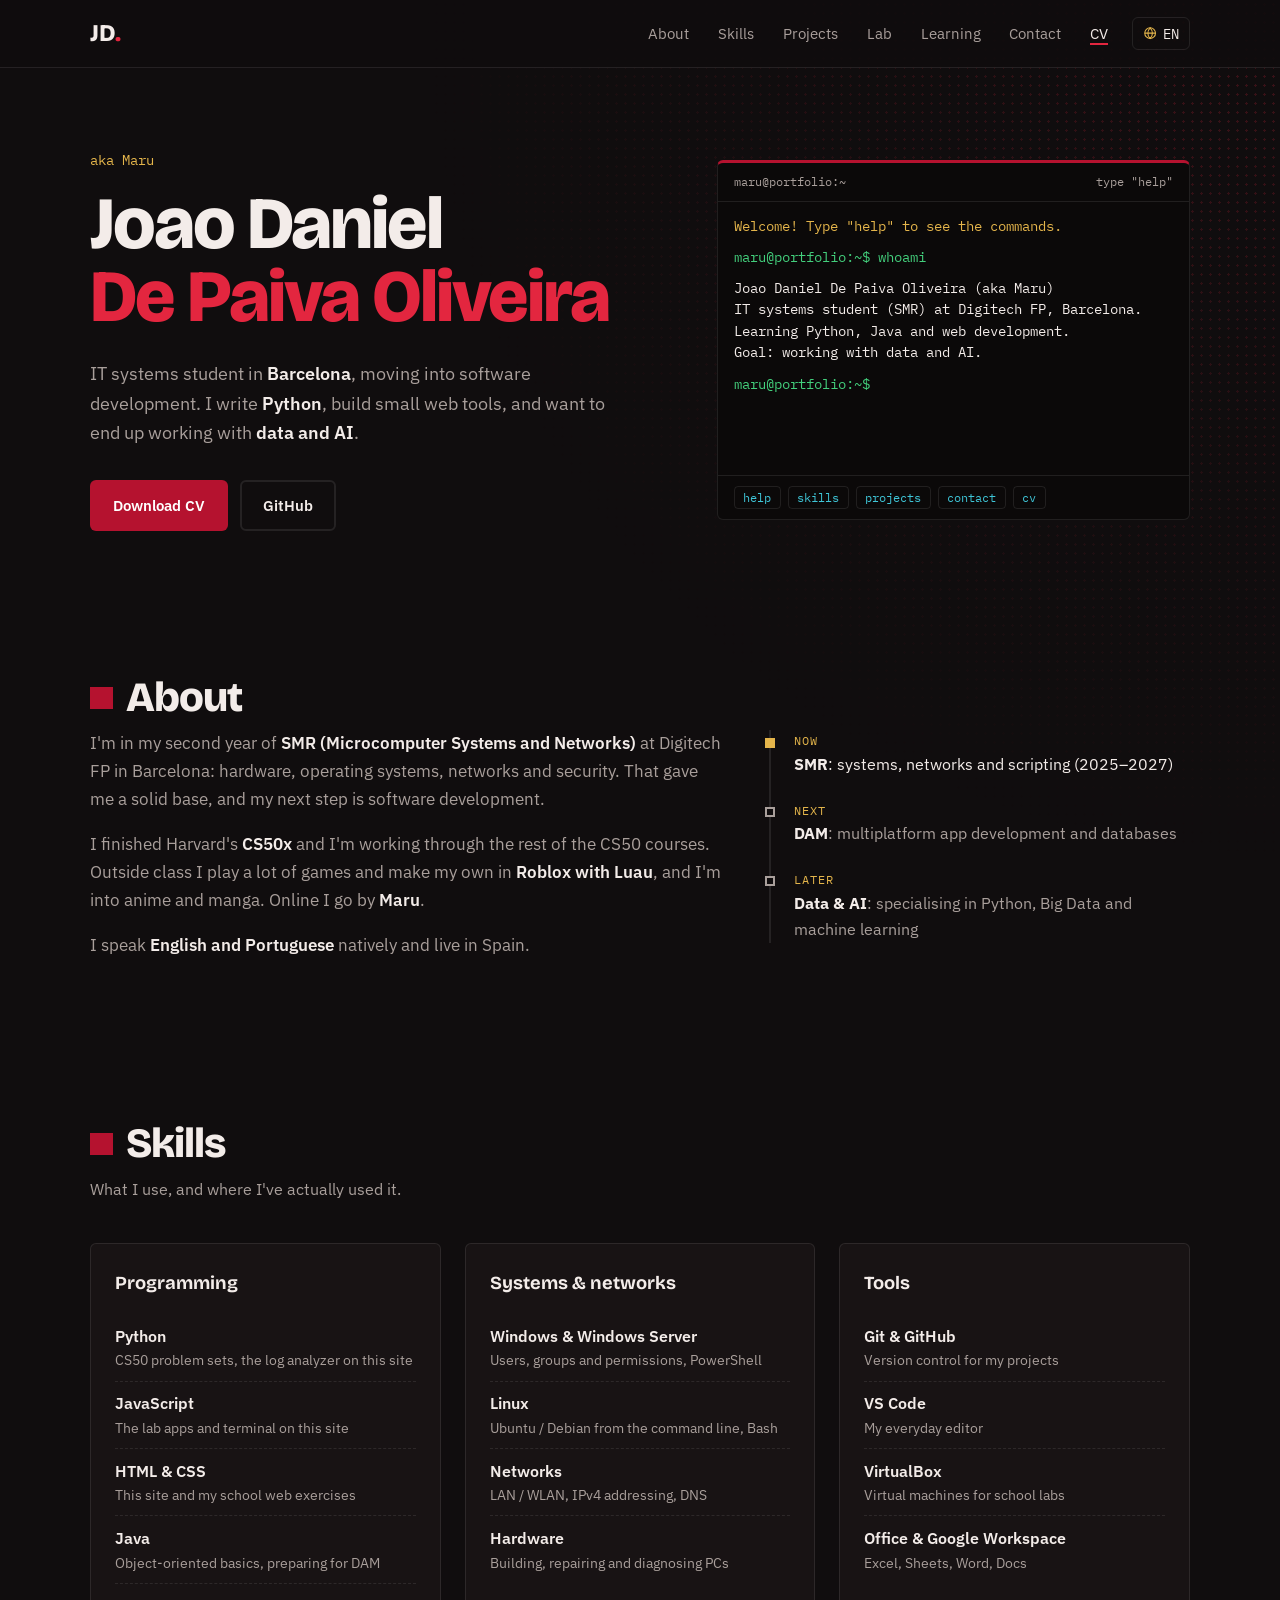
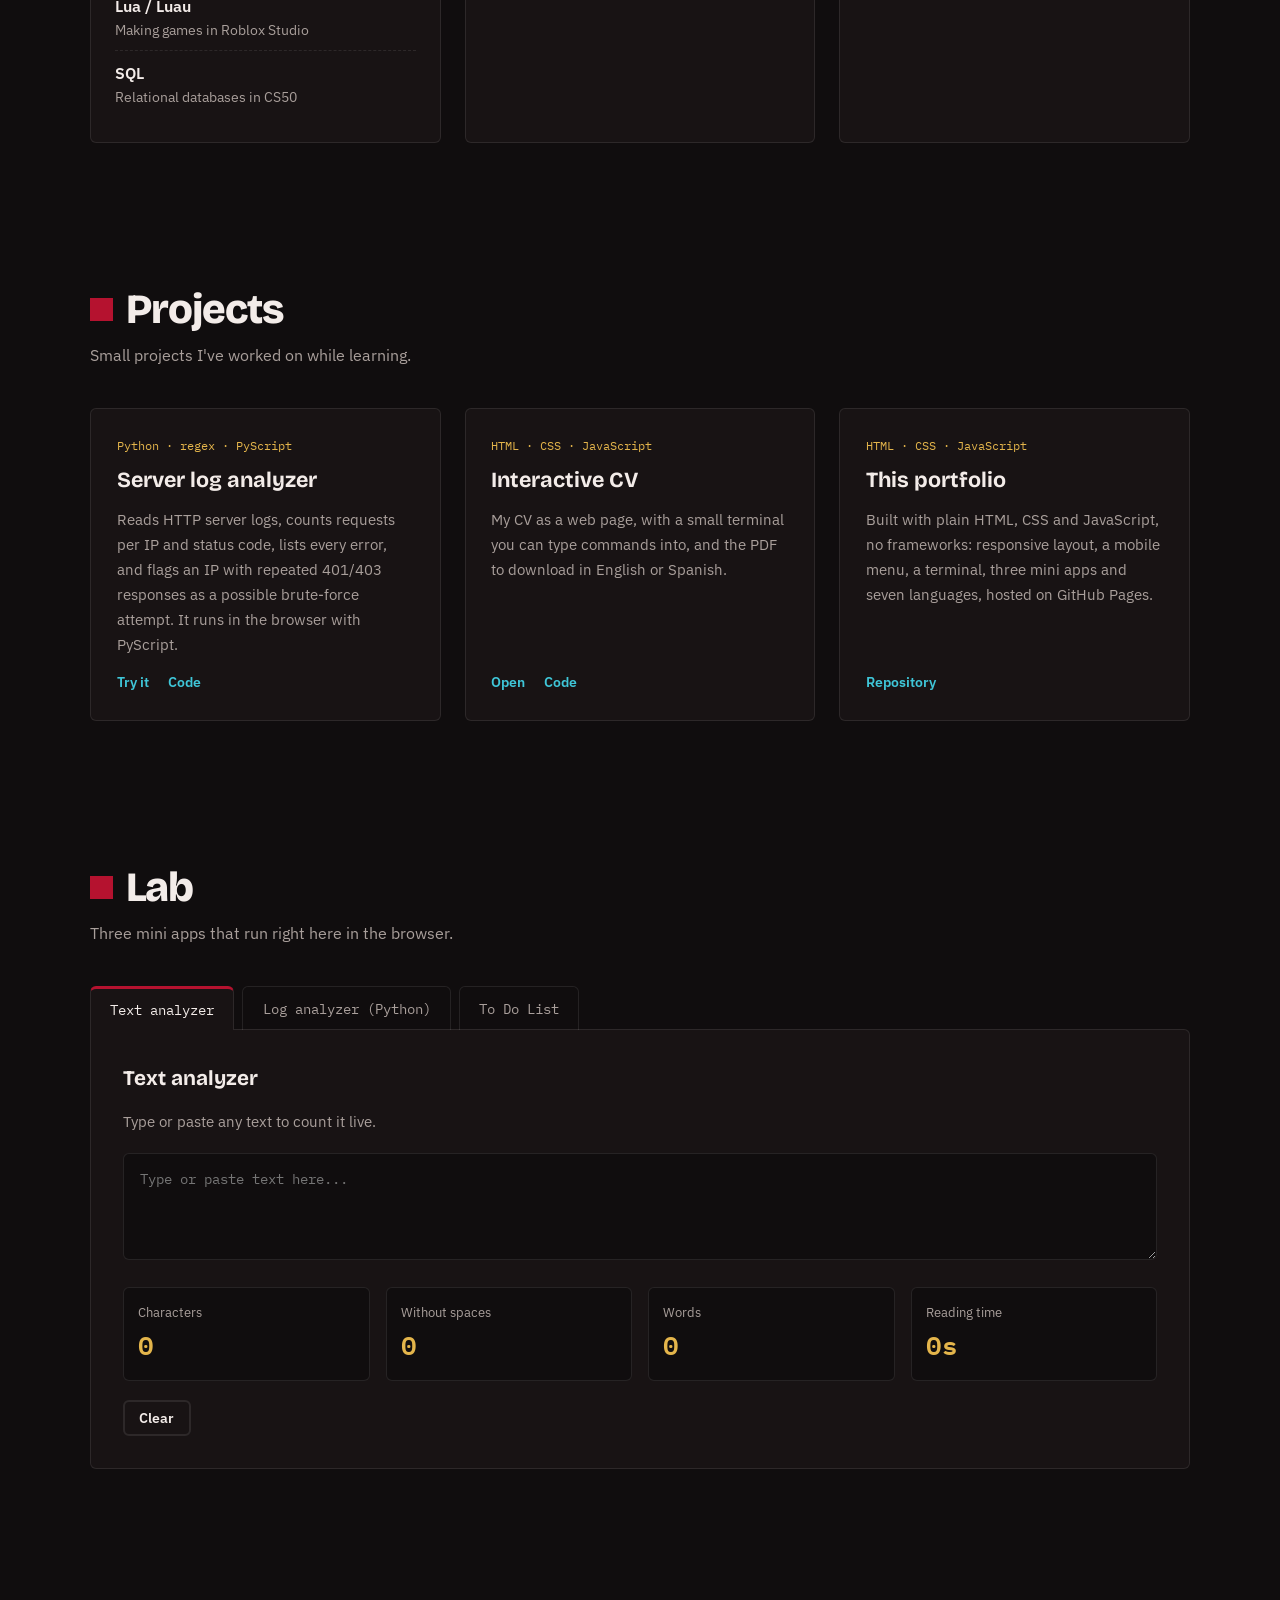
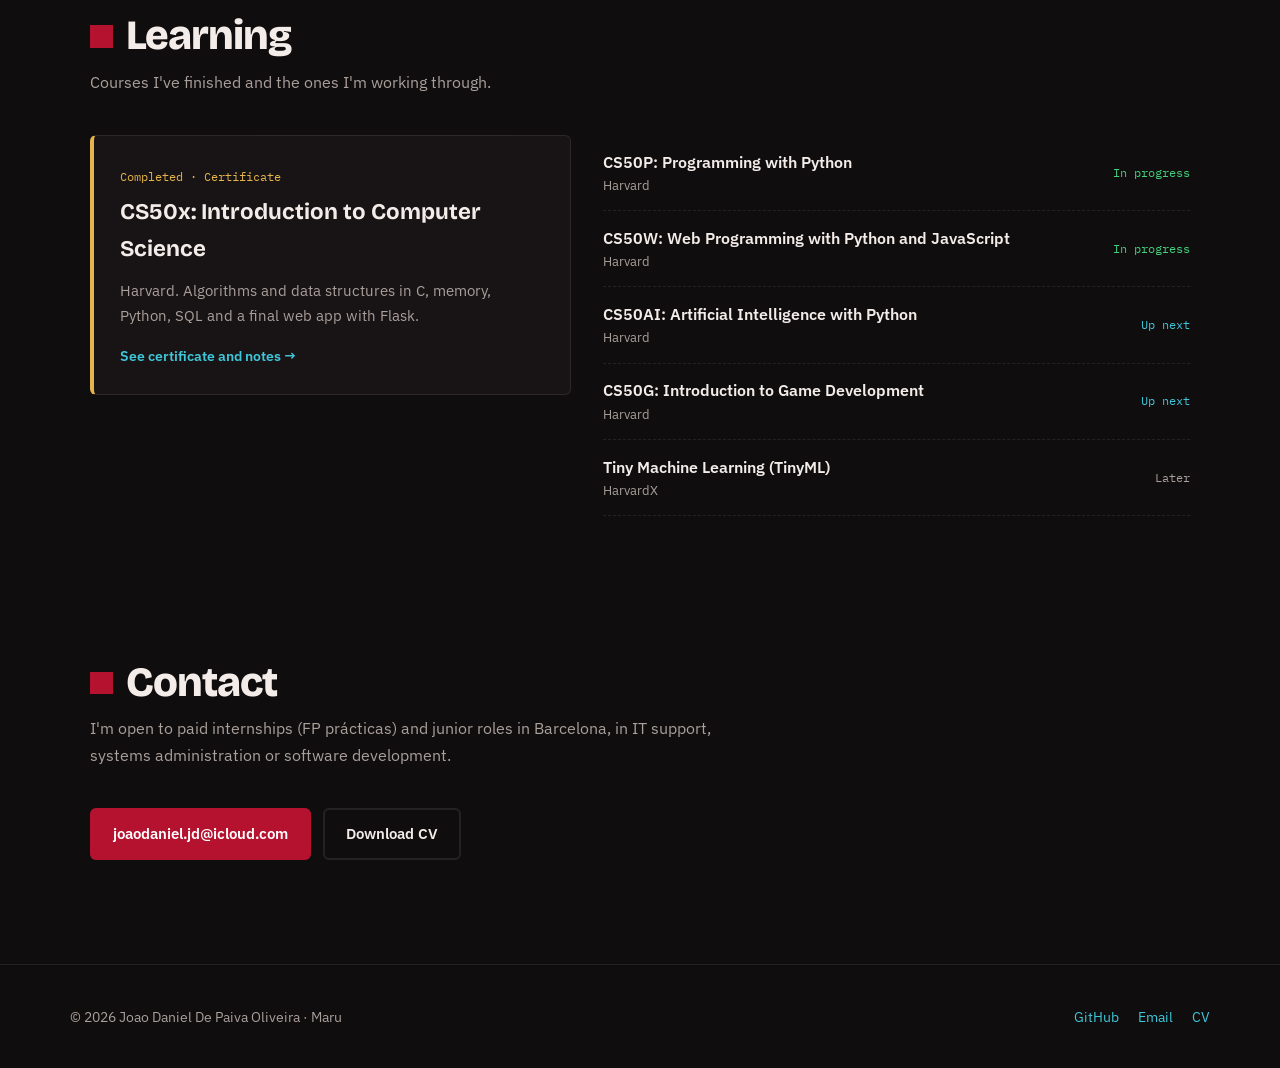
<file: index.html>
<!DOCTYPE html>
<html lang="en" translate="no">
<head>
    <meta charset="UTF-8">
    <meta name="viewport" content="width=device-width, initial-scale=1.0">
    <meta name="description" content="Portfolio of Joao Daniel De Paiva Oliveira (Maru): IT systems student in Barcelona, learning software development with Python." data-i18n-content="home.description">

    <!-- The site has its own translations, so browsers shouldn't translate it on top of them -->
    <meta name="google" content="notranslate">

    <link rel="preconnect" href="https://fonts.googleapis.com">
    <link rel="preconnect" href="https://fonts.gstatic.com" crossorigin>
    <link href="https://fonts.googleapis.com/css2?family=Bricolage+Grotesque:opsz,wght@12..96,600;12..96,800&family=IBM+Plex+Mono:wght@400;600&family=IBM+Plex+Sans:wght@400;600&display=swap" rel="stylesheet">

    <title data-i18n="home.title">Joao Daniel De Paiva Oliveira | Portfolio</title>

    <link rel="icon" href="assets/img/favicon-180.png" type="image/png" sizes="180x180">
    <link rel="icon" href="assets/img/favicon.svg" type="image/svg+xml">
    <link rel="apple-touch-icon" href="assets/img/favicon-180.png">

    <!-- Preview shown when the link is shared (WhatsApp, LinkedIn...) -->
    <meta property="og:type" content="website">
    <meta property="og:title" content="Joao Daniel De Paiva Oliveira | Portfolio">
    <meta property="og:description" content="IT systems student in Barcelona, moving into software development.">
    <meta property="og:url" content="https://jdanioliv.github.io/">
    <meta property="og:image" content="https://jdanioliv.github.io/assets/img/og-image.png">
    <meta property="og:image:width" content="1200">
    <meta property="og:image:height" content="630">
    <meta name="twitter:card" content="summary_large_image">

    <script src="js/modules/i18n.js"></script>
    <link rel="stylesheet" href="css/index.css">
    <script src="js/modules/terminal.js" defer></script>
    <script src="js/modules/main.js" defer></script>
</head>
<body>

    <!-- HEADER & NAVIGATION -->
    <header class="site-header">
        <nav class="navbar" aria-label="Main navigation" data-i18n-aria-label="nav.aria">
            <a href="#home" class="navbar__logo">JD<span>.</span></a>

            <ul class="navbar__links" id="nav-links">
                <li><a href="#about" class="nav-link" data-i18n="nav.about">About</a></li>
                <li><a href="#skills" class="nav-link" data-i18n="nav.skills">Skills</a></li>
                <li><a href="#projects" class="nav-link" data-i18n="nav.projects">Projects</a></li>
                <li><a href="#lab" class="nav-link" data-i18n="nav.lab">Lab</a></li>
                <li><a href="#learning" class="nav-link" data-i18n="nav.learning">Learning</a></li>
                <li><a href="#contact" class="nav-link" data-i18n="nav.contact">Contact</a></li>
                <li><a href="cv.html" class="nav-link nav-link--cv">CV</a></li>
            </ul>

            <div class="navbar__actions">
                <div class="lang" data-language-switcher></div>
                <button type="button" class="nav-toggle" aria-expanded="false" aria-controls="nav-links">Menu</button>
            </div>
        </nav>
    </header>

    <main>
        <!-- HERO -->
        <section id="home" class="hero">
            <div>
                <p class="hero__handle" data-i18n="hero.handle">aka Maru</p>

                <h1 class="hero__title">
                    Joao Daniel <span>De Paiva Oliveira</span>
                </h1>

                <p class="hero__subtitle" data-i18n="hero.subtitle">
                    IT systems student in <strong>Barcelona</strong>, moving into software development.
                    I write <strong>Python</strong>, build small web tools, and want to end up working with
                    <strong>data and AI</strong>.
                </p>

                <div class="hero__actions">
                    <a href="assets/cv/CV_Joao_Daniel_de_Paiva_Oliveira_EN.pdf" class="btn btn--primary" data-cv-link="main" data-i18n="hero.downloadCv" download>Download CV</a>
                    <a href="https://github.com/jdanioliv" target="_blank" rel="noopener noreferrer" class="btn btn--secondary">GitHub</a>
                </div>
            </div>

            <!-- Small interactive terminal (js/modules/terminal.js) -->
            <div class="terminal" data-terminal data-autorun="whoami" aria-label="Interactive terminal" data-i18n-aria-label="terminal.aria">
                <div class="terminal__bar">
                    <span>maru@portfolio:~</span>
                    <span data-i18n="terminal.hint">type "help"</span>
                </div>
                <div class="terminal__body">
                    <div class="terminal__output"></div>
                    <div class="terminal__input-row">
                        <span class="terminal__prompt">maru@portfolio:~$</span>
                        <input type="text" class="terminal__input" aria-label="Terminal command" data-i18n-aria-label="terminal.inputAria" autocomplete="off" spellcheck="false">
                    </div>
                </div>
                <div class="terminal__chips">
                    <button type="button" class="terminal__chip" data-command="help">help</button>
                    <button type="button" class="terminal__chip" data-command="skills">skills</button>
                    <button type="button" class="terminal__chip" data-command="projects">projects</button>
                    <button type="button" class="terminal__chip" data-command="contact">contact</button>
                    <button type="button" class="terminal__chip" data-command="cv">cv</button>
                </div>
            </div>
        </section>

        <!-- ABOUT -->
        <section id="about" class="section">
            <h2 class="section__title" data-i18n="nav.about">About</h2>

            <div class="about__grid">
                <div class="about__text">
                    <p data-i18n="about.p1">
                        I'm in my second year of <strong>SMR (Microcomputer Systems and Networks)</strong> at Digitech FP in Barcelona:
                        hardware, operating systems, networks and security. That gave me a solid base, and my next step is software development.
                    </p>
                    <p data-i18n="about.p2">
                        I finished Harvard's <strong>CS50x</strong> and I'm working through the rest of the CS50 courses.
                        Outside class I play a lot of games and make my own in <strong>Roblox with Luau</strong>,
                        and I'm into anime and manga. Online I go by <strong>Maru</strong>.
                    </p>
                    <p data-i18n="about.p3">
                        I speak <strong>English and Portuguese</strong> natively and live in Spain.
                    </p>
                </div>

                <ol class="path" aria-label="Study path" data-i18n-aria-label="about.pathAria">
                    <li class="path__step path__step--now">
                        <span class="path__when" data-i18n="about.now">Now</span>
                        <span data-i18n="about.nowText"><strong>SMR</strong>: systems, networks and scripting (2025–2027)</span>
                    </li>
                    <li class="path__step">
                        <span class="path__when" data-i18n="about.next">Next</span>
                        <span data-i18n="about.nextText"><strong>DAM</strong>: multiplatform app development and databases</span>
                    </li>
                    <li class="path__step">
                        <span class="path__when" data-i18n="about.later">Later</span>
                        <span data-i18n="about.laterText"><strong>Data &amp; AI</strong>: specialising in Python, Big Data and machine learning</span>
                    </li>
                </ol>
            </div>
        </section>

        <!-- SKILLS -->
        <section id="skills" class="section">
            <h2 class="section__title" data-i18n="nav.skills">Skills</h2>
            <p class="section__intro" data-i18n="skills.intro">What I use, and where I've actually used it.</p>

            <div class="skills__grid">
                <div class="skills__group">
                    <h3 data-i18n="skills.programming">Programming</h3>
                    <ul class="skills__list">
                        <li><span class="skills__name">Python</span><span class="skills__note" data-i18n="skills.python">CS50 problem sets, the log analyzer on this site</span></li>
                        <li><span class="skills__name">JavaScript</span><span class="skills__note" data-i18n="skills.javascript">The lab apps and terminal on this site</span></li>
                        <li><span class="skills__name">HTML &amp; CSS</span><span class="skills__note" data-i18n="skills.htmlCss">This site and my school web exercises</span></li>
                        <li><span class="skills__name">Java</span><span class="skills__note" data-i18n="skills.java">Object-oriented basics, preparing for DAM</span></li>
                        <li><span class="skills__name">Lua / Luau</span><span class="skills__note" data-i18n="skills.lua">Making games in Roblox Studio</span></li>
                        <li><span class="skills__name">SQL</span><span class="skills__note" data-i18n="skills.sql">Relational databases in CS50</span></li>
                    </ul>
                </div>

                <div class="skills__group">
                    <h3 data-i18n="skills.systems">Systems &amp; networks</h3>
                    <ul class="skills__list">
                        <li><span class="skills__name">Windows &amp; Windows Server</span><span class="skills__note" data-i18n="skills.windows">Users, groups and permissions, PowerShell</span></li>
                        <li><span class="skills__name">Linux</span><span class="skills__note" data-i18n="skills.linux">Ubuntu / Debian from the command line, Bash</span></li>
                        <li><span class="skills__name" data-i18n="skills.networksName">Networks</span><span class="skills__note" data-i18n="skills.networks">LAN / WLAN, IPv4 addressing, DNS</span></li>
                        <li><span class="skills__name" data-i18n="skills.hardwareName">Hardware</span><span class="skills__note" data-i18n="skills.hardware">Building, repairing and diagnosing PCs</span></li>
                    </ul>
                </div>

                <div class="skills__group">
                    <h3 data-i18n="skills.tools">Tools</h3>
                    <ul class="skills__list">
                        <li><span class="skills__name">Git &amp; GitHub</span><span class="skills__note" data-i18n="skills.git">Version control for my projects</span></li>
                        <li><span class="skills__name">VS Code</span><span class="skills__note" data-i18n="skills.vscode">My everyday editor</span></li>
                        <li><span class="skills__name">VirtualBox</span><span class="skills__note" data-i18n="skills.virtualbox">Virtual machines for school labs</span></li>
                        <li><span class="skills__name">Office &amp; Google Workspace</span><span class="skills__note">Excel, Sheets, Word, Docs</span></li>
                    </ul>
                </div>
            </div>
        </section>

        <!-- PROJECTS -->
        <section id="projects" class="section">
            <h2 class="section__title" data-i18n="nav.projects">Projects</h2>
            <p class="section__intro" data-i18n="projects.intro">Small projects I've worked on while learning.</p>

            <div class="projects__grid">
                <article class="project-card">
                    <span class="project-card__tech">Python · regex · PyScript</span>
                    <h3 data-i18n="projects.logTitle">Server log analyzer</h3>
                    <p data-i18n="projects.logText">Reads HTTP server logs, counts requests per IP and status code, lists every error, and flags an IP with repeated 401/403 responses as a possible brute-force attempt. It runs in the browser with PyScript.</p>
                    <div class="project-card__links">
                        <a href="#lab" data-open-tab="app-python" data-i18n="projects.tryIt">Try it</a>
                        <a href="https://github.com/jdanioliv/jdanioliv.github.io/blob/main/python/log_analyzer.py" target="_blank" rel="noopener noreferrer" data-i18n="projects.code">Code</a>
                    </div>
                </article>

                <article class="project-card">
                    <span class="project-card__tech">HTML · CSS · JavaScript</span>
                    <h3 data-i18n="projects.cvTitle">Interactive CV</h3>
                    <p data-i18n="projects.cvText">My CV as a web page, with a small terminal you can type commands into, and the PDF to download in English or Spanish.</p>
                    <div class="project-card__links">
                        <a href="cv.html" data-i18n="projects.open">Open</a>
                        <a href="https://github.com/jdanioliv/jdanioliv.github.io/blob/main/cv.html" target="_blank" rel="noopener noreferrer" data-i18n="projects.code">Code</a>
                    </div>
                </article>

                <article class="project-card">
                    <span class="project-card__tech">HTML · CSS · JavaScript</span>
                    <h3 data-i18n="projects.siteTitle">This portfolio</h3>
                    <p data-i18n="projects.siteText">Built with plain HTML, CSS and JavaScript, no frameworks: responsive layout, a mobile menu, a terminal, three mini apps and seven languages, hosted on GitHub Pages.</p>
                    <div class="project-card__links">
                        <a href="https://github.com/jdanioliv/jdanioliv.github.io" target="_blank" rel="noopener noreferrer" data-i18n="projects.repository">Repository</a>
                    </div>
                </article>
            </div>
        </section>

        <!-- LAB -->
        <section id="lab" class="section">
            <h2 class="section__title" data-i18n="nav.lab">Lab</h2>
            <p class="section__intro" data-i18n="lab.intro">Three mini apps that run right here in the browser.</p>

            <div class="lab-tabs" role="tablist" aria-label="Lab mini apps" data-i18n-aria-label="lab.tabsAria">
                <button type="button" id="tab-analyzer" class="lab-tab lab-tab--active" role="tab" aria-selected="true" aria-controls="app-analyzer" data-target="app-analyzer" data-i18n="lab.textTitle">Text analyzer</button>
                <button type="button" id="tab-python" class="lab-tab" role="tab" aria-selected="false" aria-controls="app-python" data-target="app-python" data-i18n="lab.logTab">Log analyzer (Python)</button>
                <button type="button" id="tab-todo" class="lab-tab" role="tab" aria-selected="false" aria-controls="app-todo" data-target="app-todo" data-i18n="lab.todoTitle">To Do List</button>
            </div>

            <div class="lab-container">

                <!-- MINI APP 1: TEXT ANALYZER -->
                <div id="app-analyzer" class="lab-panel lab-panel--active" role="tabpanel" aria-labelledby="tab-analyzer">
                    <div class="lab-panel__head">
                        <h3 data-i18n="lab.textTitle">Text analyzer</h3>
                        <p data-i18n="lab.textIntro">Type or paste any text to count it live.</p>
                    </div>

                    <textarea id="analyzer-input" class="lab-textarea" placeholder="Type or paste text here..." data-i18n-placeholder="lab.textPlaceholder" rows="4"></textarea>

                    <div class="stats">
                        <div class="stat"><span class="stat__label" data-i18n="lab.statChars">Characters</span><span id="stat-chars" class="stat__value">0</span></div>
                        <div class="stat"><span class="stat__label" data-i18n="lab.statNoSpaces">Without spaces</span><span id="stat-no-spaces" class="stat__value">0</span></div>
                        <div class="stat"><span class="stat__label" data-i18n="lab.statWords">Words</span><span id="stat-words" class="stat__value">0</span></div>
                        <div class="stat"><span class="stat__label" data-i18n="lab.statTime">Reading time</span><span id="stat-time" class="stat__value">0s</span></div>
                    </div>

                    <button type="button" id="analyzer-clear-btn" class="btn btn--secondary btn--small" data-i18n="lab.clear">Clear</button>
                </div>

                <!-- MINI APP 2: PYTHON LOG ANALYZER -->
                <div id="app-python" class="lab-panel" role="tabpanel" aria-labelledby="tab-python">
                    <div class="lab-panel__head">
                        <h3 data-i18n="projects.logTitle">Server log analyzer</h3>
                        <span id="py-engine-status" class="badge">Python: not loaded</span>
                        <p data-i18n="lab.logIntro">Real Python (<code>re</code> and <code>collections.Counter</code>) running in your browser with PyScript.</p>
                    </div>

                    <div id="py-loader-box" class="py-loader">
                        <div class="spinner"></div>
                        <p id="py-loader-text" data-i18n="lab.logLoading">Downloading Python for the browser (about 15 MB, only the first time)...</p>
                    </div>

                    <div id="py-workspace" class="hidden">
                        <textarea id="py-log-input" class="lab-textarea" rows="7" spellcheck="false">192.168.1.10 - [25/Oct/2026:10:12:01] "GET /api/users HTTP/1.1" 200
10.0.0.45 - [25/Oct/2026:10:12:04] "POST /api/login HTTP/1.1" 401
10.0.0.45 - [25/Oct/2026:10:12:05] "POST /api/login HTTP/1.1" 401
10.0.0.45 - [25/Oct/2026:10:12:07] "POST /api/admin HTTP/1.1" 403
172.16.0.8 - [25/Oct/2026:10:13:10] "GET /index.html HTTP/1.1" 200
192.168.1.10 - [25/Oct/2026:10:14:22] "GET /api/data HTTP/1.1" 500
10.0.0.45 - [25/Oct/2026:10:14:30] "POST /api/login HTTP/1.1" 401</textarea>

                        <button type="button" id="py-run-btn" class="btn btn--primary btn--small" data-i18n="lab.logRun">Analyze logs</button>

                        <pre class="py-output"><code id="py-output-json">// ...</code></pre>
                    </div>
                </div>

                <!-- MINI APP 3: To do list -->
                <div id="app-todo" class="lab-panel" role="tabpanel" aria-labelledby="tab-todo">
                    <div class="lab-panel__head">
                        <h3 data-i18n="lab.todoTitle">To Do List</h3>
                        <span id="todo-count-badge" class="badge badge--ready">0 pending</span>
                        <p data-i18n="lab.todoIntro">Your tasks are saved in this browser with <code>localStorage</code>, so they're still here when you come back.</p>
                    </div>

                    <form id="todo-form" class="todo__form">
                        <input type="text" id="todo-input" class="lab-input" placeholder="New task (e.g. Finish CS50P problem set 2)" data-i18n-placeholder="lab.todoPlaceholder" required>
                        <button type="submit" class="btn btn--primary btn--small" data-i18n="lab.todoAdd">Add</button>
                    </form>

                    <ul id="todo-list" class="todo__list"></ul>
                </div>
            </div>
        </section>

        <!-- LEARNING -->
        <section id="learning" class="section">
            <h2 class="section__title" data-i18n="nav.learning">Learning</h2>
            <p class="section__intro" data-i18n="learning.intro">Courses I've finished and the ones I'm working through.</p>

            <div class="learning__grid">
                <a href="courses/cs50x.html" class="cert-done">
                    <span class="cert-done__badge" data-i18n="status.completed">Completed · Certificate</span>
                    <h3>CS50x: Introduction to Computer Science</h3>
                    <p data-i18n="learning.cs50xText">Harvard. Algorithms and data structures in C, memory, Python, SQL and a final web app with Flask.</p>
                    <span class="cert-done__link" data-i18n="learning.cs50xLink">See certificate and notes →</span>
                </a>

                <ul class="course-list">
                    <li>
                        <a href="courses/cs50p.html">
                            <span class="course-list__name">CS50P: Programming with Python <span class="course-list__org">Harvard</span></span>
                            <span class="status status--progress" data-i18n="status.inProgress">In progress</span>
                        </a>
                    </li>
                    <li>
                        <a href="courses/cs50w.html">
                            <span class="course-list__name">CS50W: Web Programming with Python and JavaScript <span class="course-list__org">Harvard</span></span>
                            <span class="status status--progress" data-i18n="status.inProgress">In progress</span>
                        </a>
                    </li>
                    <li>
                        <a href="courses/cs50ai.html">
                            <span class="course-list__name">CS50AI: Artificial Intelligence with Python <span class="course-list__org">Harvard</span></span>
                            <span class="status status--next" data-i18n="status.upNext">Up next</span>
                        </a>
                    </li>
                    <li>
                        <a href="courses/cs50g.html">
                            <span class="course-list__name">CS50G: Introduction to Game Development <span class="course-list__org">Harvard</span></span>
                            <span class="status status--next" data-i18n="status.upNext">Up next</span>
                        </a>
                    </li>
                    <li>
                        <a href="courses/tinyml.html">
                            <span class="course-list__name">Tiny Machine Learning (TinyML) <span class="course-list__org">HarvardX</span></span>
                            <span class="status status--later" data-i18n="status.later">Later</span>
                        </a>
                    </li>
                </ul>
            </div>
        </section>

        <!-- CONTACT -->
        <section id="contact" class="section">
            <h2 class="section__title" data-i18n="nav.contact">Contact</h2>
            <p class="section__intro" data-i18n="contact.text">
                I'm open to paid internships (FP prácticas) and junior roles in Barcelona, in IT support, systems administration or software development.
            </p>

            <div class="contact__actions">
                <a href="mailto:joaodaniel.jd@icloud.com" class="btn btn--primary">joaodaniel.jd@icloud.com</a>
                <a href="assets/cv/CV_Joao_Daniel_de_Paiva_Oliveira_EN.pdf" class="btn btn--secondary" data-cv-link="main" data-i18n="hero.downloadCv" download>Download CV</a>
            </div>
        </section>
    </main>

    <footer class="site-footer">
        <div class="footer__content">
            <p>&copy; 2026 Joao Daniel De Paiva Oliveira · Maru</p>
            <div class="footer__links">
                <a href="https://github.com/jdanioliv" target="_blank" rel="noopener noreferrer">GitHub</a>
                <a href="mailto:joaodaniel.jd@icloud.com" data-i18n="footer.email">Email</a>
                <a href="cv.html">CV</a>
            </div>
        </div>
    </footer>
</body>
</html>
</file>
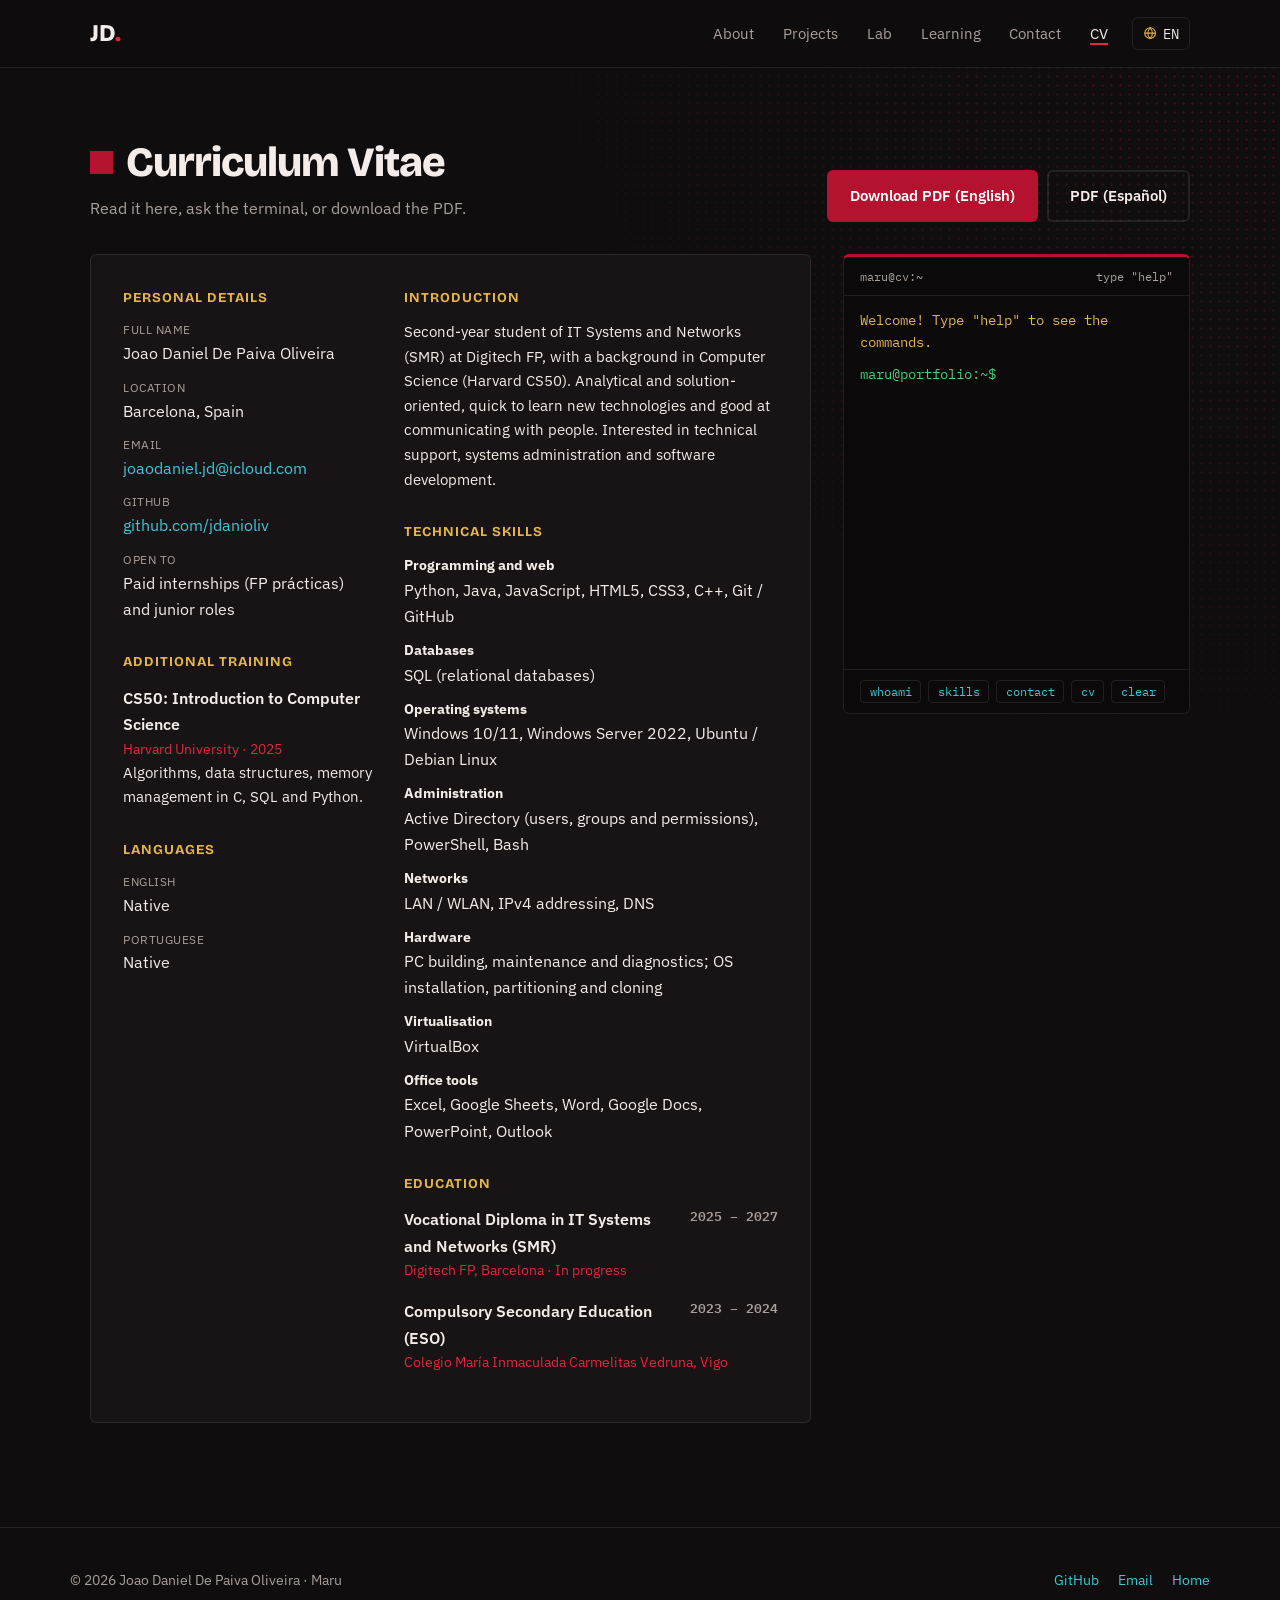
<file: cv.html>
<!DOCTYPE html>
<html lang="en" translate="no">
<head>
    <meta charset="UTF-8">
    <meta name="viewport" content="width=device-width, initial-scale=1.0">
    <meta name="description" content="Interactive CV of Joao Daniel De Paiva Oliveira, with PDF downloads in English and Spanish." data-i18n-content="cv.description">

    <!-- The site has its own translations, so browsers shouldn't translate it on top of them -->
    <meta name="google" content="notranslate">

    <link rel="preconnect" href="https://fonts.googleapis.com">
    <link rel="preconnect" href="https://fonts.gstatic.com" crossorigin>
    <link href="https://fonts.googleapis.com/css2?family=Bricolage+Grotesque:opsz,wght@12..96,600;12..96,800&family=IBM+Plex+Mono:wght@400;600&family=IBM+Plex+Sans:wght@400;600&display=swap" rel="stylesheet">

    <title>CV | Joao Daniel De Paiva Oliveira</title>

    <link rel="icon" href="assets/img/favicon-180.png" type="image/png" sizes="180x180">
    <link rel="icon" href="assets/img/favicon.svg" type="image/svg+xml">
    <link rel="apple-touch-icon" href="assets/img/favicon-180.png">

    <!-- Preview shown when the link is shared (WhatsApp, LinkedIn...) -->
    <meta property="og:type" content="website">
    <meta property="og:title" content="CV | Joao Daniel De Paiva Oliveira">
    <meta property="og:description" content="Interactive CV, with PDF downloads in English and Spanish.">
    <meta property="og:url" content="https://jdanioliv.github.io/cv.html">
    <meta property="og:image" content="https://jdanioliv.github.io/assets/img/og-image.png">
    <meta property="og:image:width" content="1200">
    <meta property="og:image:height" content="630">
    <meta name="twitter:card" content="summary_large_image">

    <script src="js/modules/i18n.js"></script>
    <link rel="stylesheet" href="css/index.css">
    <script src="js/modules/terminal.js" defer></script>
    <script src="js/modules/main.js" defer></script>
</head>
<body>

    <header class="site-header">
        <nav class="navbar" aria-label="Main navigation" data-i18n-aria-label="nav.aria">
            <a href="index.html" class="navbar__logo">JD<span>.</span></a>

            <ul class="navbar__links" id="nav-links">
                <li><a href="index.html#about" class="nav-link" data-i18n="nav.about">About</a></li>
                <li><a href="index.html#projects" class="nav-link" data-i18n="nav.projects">Projects</a></li>
                <li><a href="index.html#lab" class="nav-link" data-i18n="nav.lab">Lab</a></li>
                <li><a href="index.html#learning" class="nav-link" data-i18n="nav.learning">Learning</a></li>
                <li><a href="index.html#contact" class="nav-link" data-i18n="nav.contact">Contact</a></li>
                <li><a href="cv.html" class="nav-link nav-link--cv">CV</a></li>
            </ul>

            <div class="navbar__actions">
                <div class="lang" data-language-switcher></div>
                <button type="button" class="nav-toggle" aria-expanded="false" aria-controls="nav-links">Menu</button>
            </div>
        </nav>
    </header>

    <main class="section">
        <div class="cv-page__head">
            <div>
                <h1 class="section__title" data-i18n="cv.heading">Curriculum Vitae</h1>
                <p class="section__intro" style="margin-bottom: 0;" data-i18n="cv.intro">Read it here, ask the terminal, or download the PDF.</p>
            </div>
            <div class="cv-page__downloads">
                <a href="assets/cv/CV_Joao_Daniel_de_Paiva_Oliveira_EN.pdf" class="btn btn--primary" data-cv-link="main" data-i18n="cv.downloadMain" download>Download PDF (English)</a>
                <a href="assets/cv/CV_Joao_Daniel_de_Paiva_Oliveira_ES.pdf" class="btn btn--secondary" data-cv-link="other" data-i18n="cv.downloadOther" download>PDF (Español)</a>
            </div>
        </div>

        <div class="cv-layout">
            <!-- The CV itself: same sections and order as the PDF -->
            <article class="cv-sheet">
                <div>
                    <section class="cv-block">
                        <h2 data-i18n="cv.personal">Personal details</h2>
                        <div class="cv-row"><span class="cv-label" data-i18n="cv.fullName">Full name</span>Joao Daniel De Paiva Oliveira</div>
                        <div class="cv-row"><span class="cv-label" data-i18n="cv.location">Location</span><span data-i18n="cv.locationValue">Barcelona, Spain</span></div>
                        <div class="cv-row"><span class="cv-label" data-i18n="footer.email">Email</span><a href="mailto:joaodaniel.jd@icloud.com">joaodaniel.jd@icloud.com</a></div>
                        <div class="cv-row"><span class="cv-label">GitHub</span><a href="https://github.com/jdanioliv" target="_blank" rel="noopener noreferrer">github.com/jdanioliv</a></div>
                        <div class="cv-row"><span class="cv-label" data-i18n="cv.openTo">Open to</span><span data-i18n="cv.openToValue">Paid internships (FP prácticas) and junior roles</span></div>
                    </section>

                    <section class="cv-block">
                        <h2 data-i18n="cv.training">Additional training</h2>
                        <div class="cv-item">
                            <div class="cv-item__head">CS50: Introduction to Computer Science</div>
                            <div class="cv-item__place">Harvard University · 2025</div>
                            <p data-i18n="cv.trainingText">Algorithms, data structures, memory management in C, SQL and Python.</p>
                        </div>
                    </section>

                    <section class="cv-block">
                        <h2 data-i18n="cv.languages">Languages</h2>
                        <div class="cv-row"><span class="cv-label" data-i18n="cv.english">English</span><span data-i18n="cv.native">Native</span></div>
                        <div class="cv-row"><span class="cv-label" data-i18n="cv.portuguese">Portuguese</span><span data-i18n="cv.native">Native</span></div>
                    </section>
                </div>

                <div>
                    <section class="cv-block">
                        <h2 data-i18n="cv.introduction">Introduction</h2>
                        <p data-i18n="cv.introductionText">
                            Second-year student of IT Systems and Networks (SMR) at Digitech FP, with a background in
                            Computer Science (Harvard CS50). Analytical and solution-oriented, quick to learn new technologies
                            and good at communicating with people. Interested in technical support, systems administration
                            and software development.
                        </p>
                    </section>

                    <section class="cv-block">
                        <h2 data-i18n="cv.skills">Technical skills</h2>
                        <div class="cv-skill"><strong data-i18n="cv.programming">Programming and web</strong>Python, Java, JavaScript, HTML5, CSS3, C++, Git / GitHub</div>
                        <div class="cv-skill"><strong data-i18n="cv.databases">Databases</strong><span data-i18n="cv.databasesValue">SQL (relational databases)</span></div>
                        <div class="cv-skill"><strong data-i18n="cv.os">Operating systems</strong>Windows 10/11, Windows Server 2022, Ubuntu / Debian Linux</div>
                        <div class="cv-skill"><strong data-i18n="cv.administration">Administration</strong><span data-i18n="cv.administrationValue">Active Directory (users, groups and permissions), PowerShell, Bash</span></div>
                        <div class="cv-skill"><strong data-i18n="skills.networksName">Networks</strong><span data-i18n="skills.networks">LAN / WLAN, IPv4 addressing, DNS</span></div>
                        <div class="cv-skill"><strong data-i18n="skills.hardwareName">Hardware</strong><span data-i18n="cv.hardwareValue">PC building, maintenance and diagnostics; OS installation, partitioning and cloning</span></div>
                        <div class="cv-skill"><strong data-i18n="cv.virtualisation">Virtualisation</strong>VirtualBox</div>
                        <div class="cv-skill"><strong data-i18n="cv.office">Office tools</strong>Excel, Google Sheets, Word, Google Docs, PowerPoint, Outlook</div>
                    </section>

                    <section class="cv-block">
                        <h2 data-i18n="cv.education">Education</h2>
                        <div class="cv-item">
                            <div class="cv-item__head"><span data-i18n="cv.smr">Vocational Diploma in IT Systems and Networks (SMR)</span><span class="cv-item__date">2025 – 2027</span></div>
                            <div class="cv-item__place" data-i18n="cv.smrPlace">Digitech FP, Barcelona · In progress</div>
                        </div>
                        <div class="cv-item">
                            <div class="cv-item__head"><span data-i18n="cv.eso">Compulsory Secondary Education (ESO)</span><span class="cv-item__date">2023 – 2024</span></div>
                            <div class="cv-item__place">Colegio María Inmaculada Carmelitas Vedruna, Vigo</div>
                        </div>
                    </section>
                </div>
            </article>

            <!-- Same terminal as the home page (js/modules/terminal.js) -->
            <div class="terminal" data-terminal aria-label="Interactive terminal" data-i18n-aria-label="terminal.aria">
                <div class="terminal__bar">
                    <span>maru@cv:~</span>
                    <span data-i18n="terminal.hint">type "help"</span>
                </div>
                <div class="terminal__body">
                    <div class="terminal__output"></div>
                    <div class="terminal__input-row">
                        <span class="terminal__prompt">maru@portfolio:~$</span>
                        <input type="text" class="terminal__input" aria-label="Terminal command" data-i18n-aria-label="terminal.inputAria" autocomplete="off" spellcheck="false">
                    </div>
                </div>
                <div class="terminal__chips">
                    <button type="button" class="terminal__chip" data-command="whoami">whoami</button>
                    <button type="button" class="terminal__chip" data-command="skills">skills</button>
                    <button type="button" class="terminal__chip" data-command="contact">contact</button>
                    <button type="button" class="terminal__chip" data-command="cv">cv</button>
                    <button type="button" class="terminal__chip" data-command="clear">clear</button>
                </div>
            </div>
        </div>
    </main>

    <footer class="site-footer">
        <div class="footer__content">
            <p>&copy; 2026 Joao Daniel De Paiva Oliveira · Maru</p>
            <div class="footer__links">
                <a href="https://github.com/jdanioliv" target="_blank" rel="noopener noreferrer">GitHub</a>
                <a href="mailto:joaodaniel.jd@icloud.com" data-i18n="footer.email">Email</a>
                <a href="index.html" data-i18n="footer.home">Home</a>
            </div>
        </div>
    </footer>
</body>
</html>
</file>
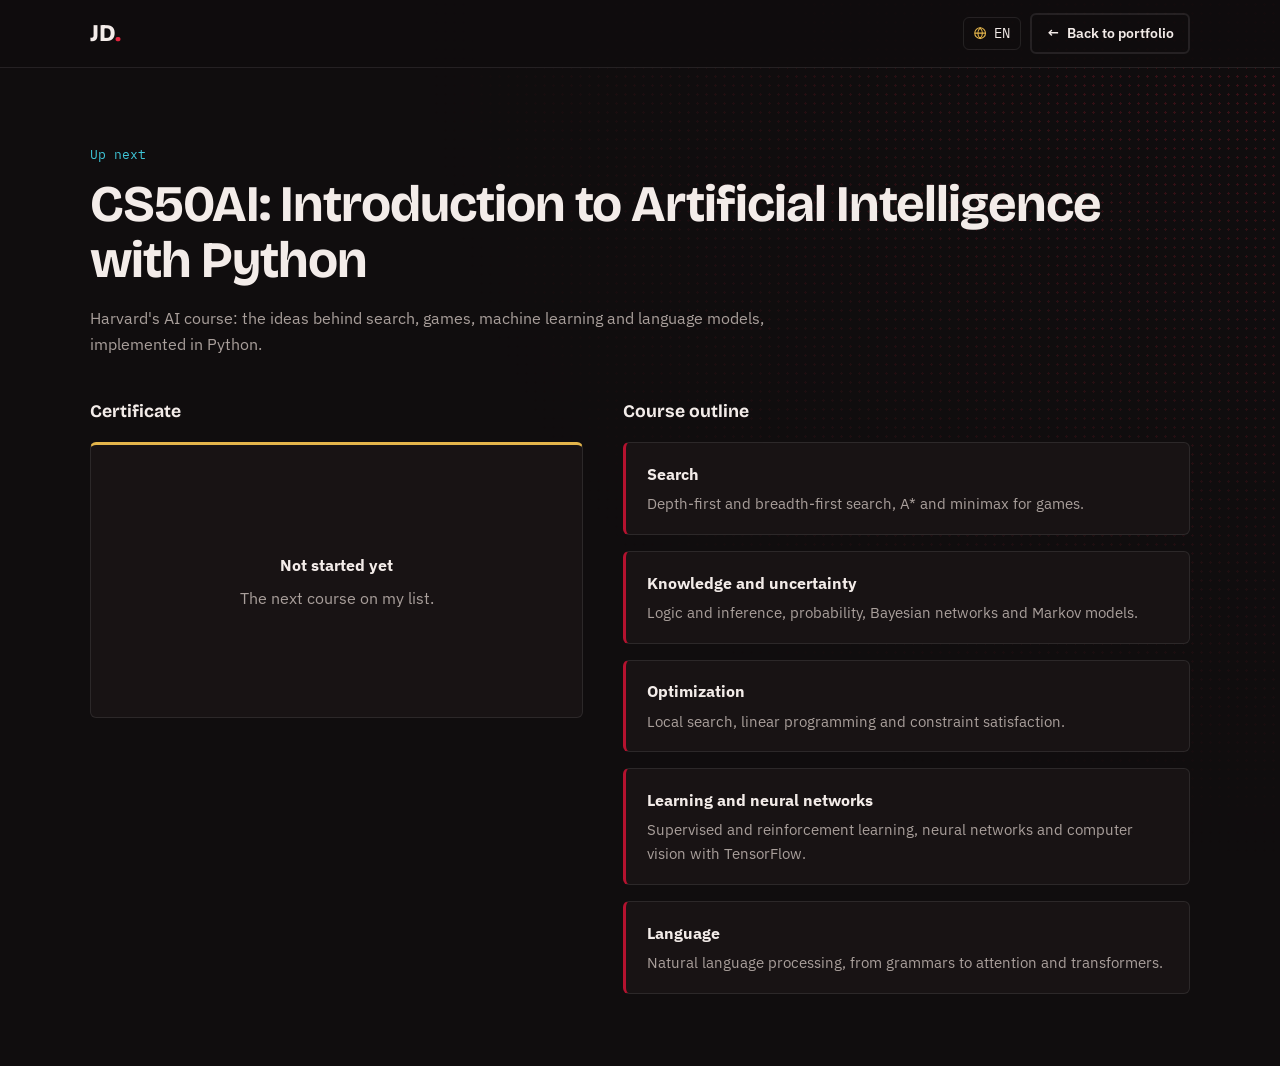
<file: courses/cs50ai.html>
<!DOCTYPE html>
<html lang="en" translate="no">
<head>
    <meta charset="UTF-8">
    <meta name="viewport" content="width=device-width, initial-scale=1.0">
    <title>CS50AI: Artificial Intelligence with Python | Joao Daniel De Paiva Oliveira</title>

    <!-- The site has its own translations, so browsers shouldn't translate it on top of them -->
    <meta name="google" content="notranslate">

    <link rel="icon" href="../assets/img/favicon-180.png" type="image/png" sizes="180x180">
    <link rel="icon" href="../assets/img/favicon.svg" type="image/svg+xml">
    <link rel="apple-touch-icon" href="../assets/img/favicon-180.png">

    <link rel="preconnect" href="https://fonts.googleapis.com">
    <link rel="preconnect" href="https://fonts.gstatic.com" crossorigin>
    <link href="https://fonts.googleapis.com/css2?family=Bricolage+Grotesque:opsz,wght@12..96,600;12..96,800&family=IBM+Plex+Mono:wght@400;600&family=IBM+Plex+Sans:wght@400;600&display=swap" rel="stylesheet">

    <script src="../js/modules/i18n.js"></script>

    <!-- One level up (../) to use the same stylesheet as the home page -->
    <link rel="stylesheet" href="../css/index.css">
</head>
<body>

    <header class="site-header">
        <nav class="navbar" aria-label="Main navigation" data-i18n-aria-label="nav.aria">
            <a href="../index.html" class="navbar__logo">JD<span>.</span></a>
            <div class="navbar__actions">
                <div class="lang" data-language-switcher></div>
                <a href="../index.html#learning" class="btn btn--secondary btn--small" aria-label="Back to portfolio" data-i18n-aria-label="course.back">&larr; <span class="course-back" data-i18n="course.back">Back to portfolio</span></a>
            </div>
        </nav>
    </header>

    <main class="section">
        <div class="course-head">
            <span class="course-head__status status status--next" data-i18n="status.upNext">Up next</span>
            <h1>CS50AI: Introduction to Artificial Intelligence with Python</h1>
            <p data-i18n="cs50ai.intro">Harvard's AI course: the ideas behind search, games, machine learning and language models, implemented in Python.</p>
        </div>

        <div class="course-grid">
            <div>
                <h2 class="course-subtitle" data-i18n="course.certificate">Certificate</h2>
                <div class="cert-frame">
                    <div class="cert-frame__locked">
                        <strong data-i18n="course.notStarted">Not started yet</strong>
                        <p data-i18n="cs50ai.hint">The next course on my list.</p>
                    </div>
                </div>
            </div>

            <div>
                <h2 class="course-subtitle" data-i18n="course.outline">Course outline</h2>
                <div class="lecture-list">
                    <article class="lecture-item">
                        <h3 data-i18n="cs50ai.l1Title">Search</h3>
                        <p data-i18n="cs50ai.l1Text">Depth-first and breadth-first search, A* and minimax for games.</p>
                    </article>
                    <article class="lecture-item">
                        <h3 data-i18n="cs50ai.l2Title">Knowledge and uncertainty</h3>
                        <p data-i18n="cs50ai.l2Text">Logic and inference, probability, Bayesian networks and Markov models.</p>
                    </article>
                    <article class="lecture-item">
                        <h3 data-i18n="cs50ai.l3Title">Optimization</h3>
                        <p data-i18n="cs50ai.l3Text">Local search, linear programming and constraint satisfaction.</p>
                    </article>
                    <article class="lecture-item">
                        <h3 data-i18n="cs50ai.l4Title">Learning and neural networks</h3>
                        <p data-i18n="cs50ai.l4Text">Supervised and reinforcement learning, neural networks and computer vision with TensorFlow.</p>
                    </article>
                    <article class="lecture-item">
                        <h3 data-i18n="cs50ai.l5Title">Language</h3>
                        <p data-i18n="cs50ai.l5Text">Natural language processing, from grammars to attention and transformers.</p>
                    </article>
                </div>
            </div>
        </div>
    </main>

</body>
</html>
</file>
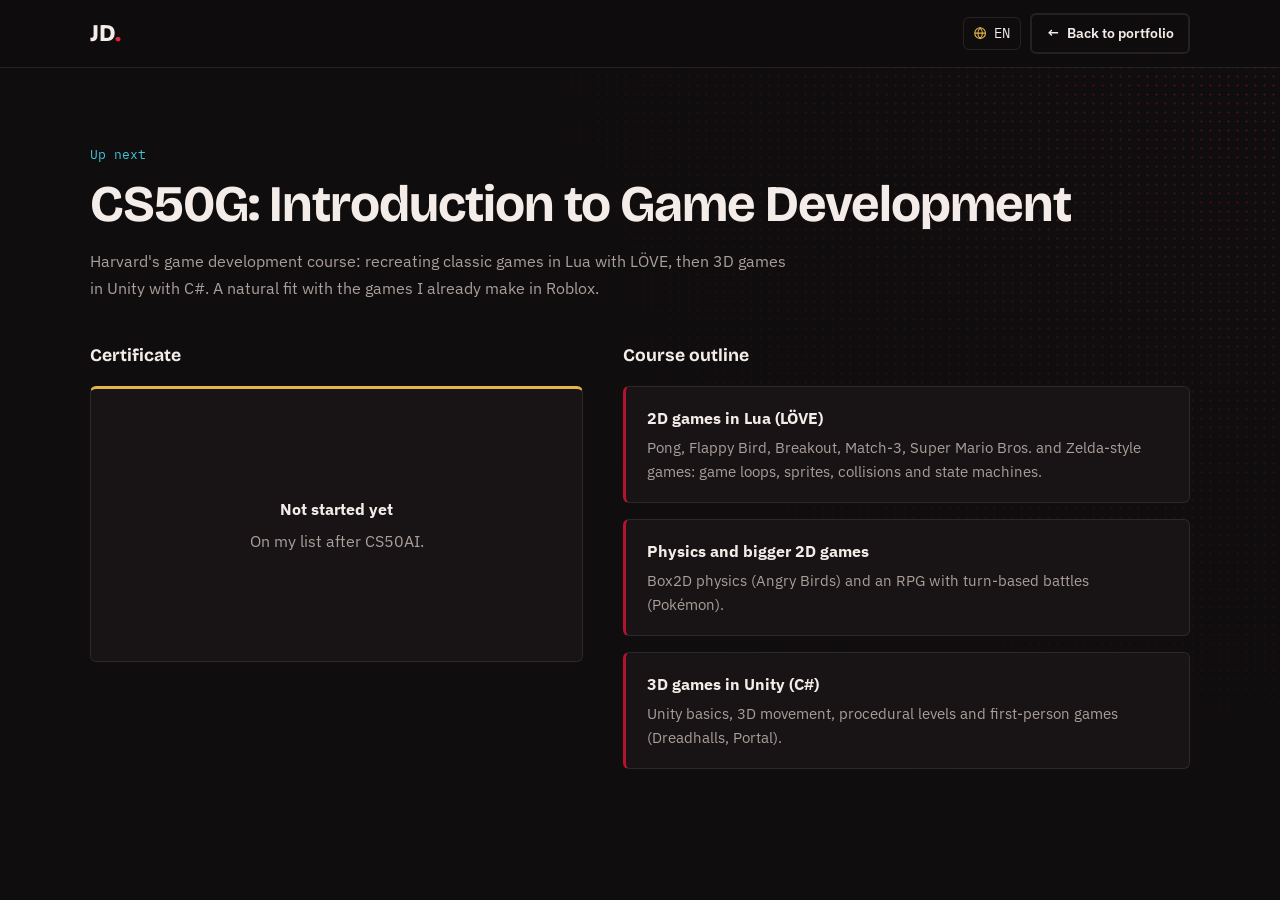
<file: courses/cs50g.html>
<!DOCTYPE html>
<html lang="en" translate="no">
<head>
    <meta charset="UTF-8">
    <meta name="viewport" content="width=device-width, initial-scale=1.0">
    <title>CS50G: Introduction to Game Development | Joao Daniel De Paiva Oliveira</title>

    <!-- The site has its own translations, so browsers shouldn't translate it on top of them -->
    <meta name="google" content="notranslate">

    <link rel="icon" href="../assets/img/favicon-180.png" type="image/png" sizes="180x180">
    <link rel="icon" href="../assets/img/favicon.svg" type="image/svg+xml">
    <link rel="apple-touch-icon" href="../assets/img/favicon-180.png">

    <link rel="preconnect" href="https://fonts.googleapis.com">
    <link rel="preconnect" href="https://fonts.gstatic.com" crossorigin>
    <link href="https://fonts.googleapis.com/css2?family=Bricolage+Grotesque:opsz,wght@12..96,600;12..96,800&family=IBM+Plex+Mono:wght@400;600&family=IBM+Plex+Sans:wght@400;600&display=swap" rel="stylesheet">

    <script src="../js/modules/i18n.js"></script>

    <!-- One level up (../) to use the same stylesheet as the home page -->
    <link rel="stylesheet" href="../css/index.css">
</head>
<body>

    <header class="site-header">
        <nav class="navbar" aria-label="Main navigation" data-i18n-aria-label="nav.aria">
            <a href="../index.html" class="navbar__logo">JD<span>.</span></a>
            <div class="navbar__actions">
                <div class="lang" data-language-switcher></div>
                <a href="../index.html#learning" class="btn btn--secondary btn--small" aria-label="Back to portfolio" data-i18n-aria-label="course.back">&larr; <span class="course-back" data-i18n="course.back">Back to portfolio</span></a>
            </div>
        </nav>
    </header>

    <main class="section">
        <div class="course-head">
            <span class="course-head__status status status--next" data-i18n="status.upNext">Up next</span>
            <h1>CS50G: Introduction to Game Development</h1>
            <p data-i18n="cs50g.intro">Harvard's game development course: recreating classic games in Lua with LÖVE, then 3D games in Unity with C#. A natural fit with the games I already make in Roblox.</p>
        </div>

        <div class="course-grid">
            <div>
                <h2 class="course-subtitle" data-i18n="course.certificate">Certificate</h2>
                <div class="cert-frame">
                    <div class="cert-frame__locked">
                        <strong data-i18n="course.notStarted">Not started yet</strong>
                        <p data-i18n="cs50g.hint">On my list after CS50AI.</p>
                    </div>
                </div>
            </div>

            <div>
                <h2 class="course-subtitle" data-i18n="course.outline">Course outline</h2>
                <div class="lecture-list">
                    <article class="lecture-item">
                        <h3 data-i18n="cs50g.l1Title">2D games in Lua (LÖVE)</h3>
                        <p data-i18n="cs50g.l1Text">Pong, Flappy Bird, Breakout, Match-3, Super Mario Bros. and Zelda-style games: game loops, sprites, collisions and state machines.</p>
                    </article>
                    <article class="lecture-item">
                        <h3 data-i18n="cs50g.l2Title">Physics and bigger 2D games</h3>
                        <p data-i18n="cs50g.l2Text">Box2D physics (Angry Birds) and an RPG with turn-based battles (Pokémon).</p>
                    </article>
                    <article class="lecture-item">
                        <h3 data-i18n="cs50g.l3Title">3D games in Unity (C#)</h3>
                        <p data-i18n="cs50g.l3Text">Unity basics, 3D movement, procedural levels and first-person games (Dreadhalls, Portal).</p>
                    </article>
                </div>
            </div>
        </div>
    </main>

</body>
</html>
</file>
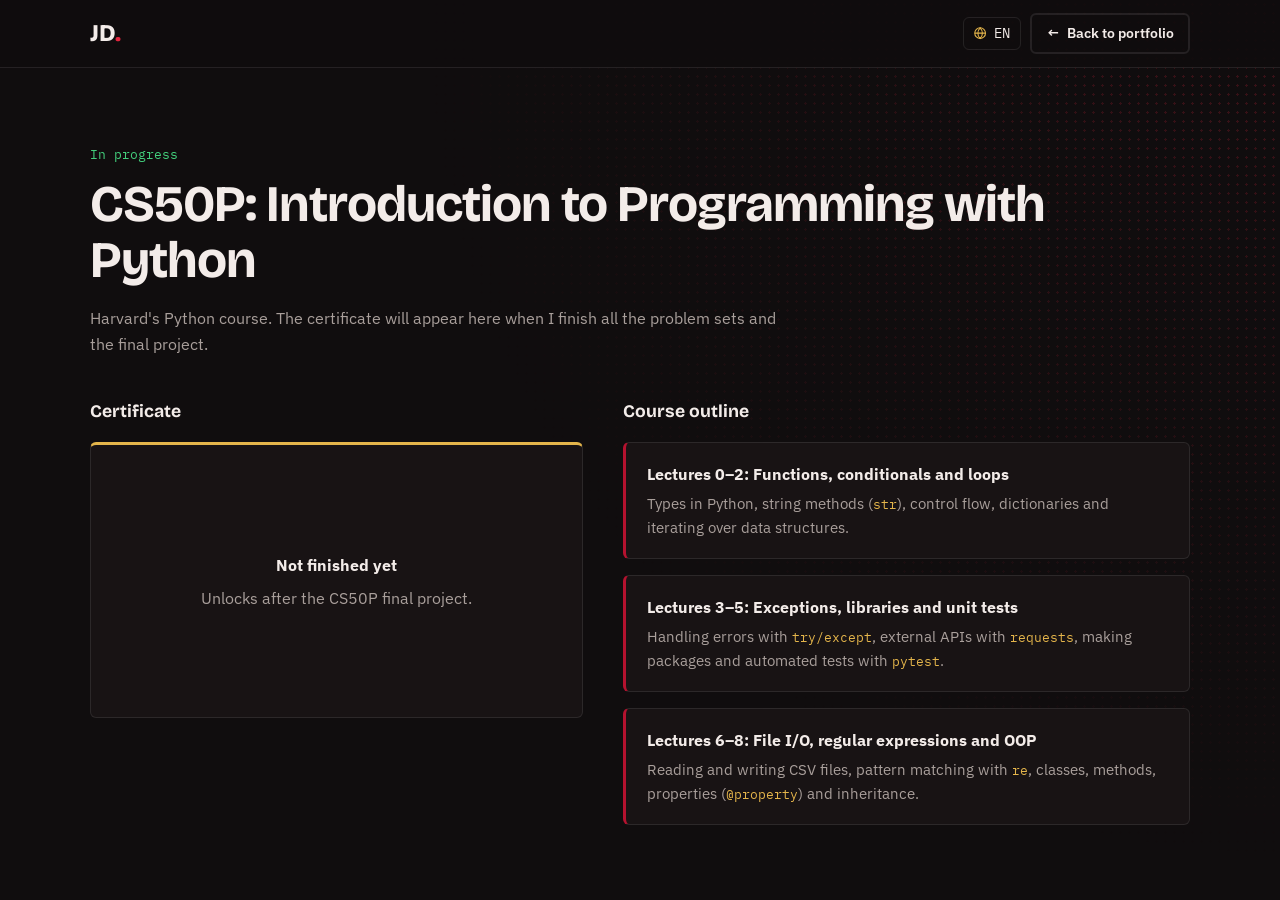
<file: courses/cs50p.html>
<!DOCTYPE html>
<html lang="en" translate="no">
<head>
    <meta charset="UTF-8">
    <meta name="viewport" content="width=device-width, initial-scale=1.0">
    <title>CS50P: Programming with Python | Joao Daniel De Paiva Oliveira</title>

    <!-- The site has its own translations, so browsers shouldn't translate it on top of them -->
    <meta name="google" content="notranslate">

    <link rel="icon" href="../assets/img/favicon-180.png" type="image/png" sizes="180x180">
    <link rel="icon" href="../assets/img/favicon.svg" type="image/svg+xml">
    <link rel="apple-touch-icon" href="../assets/img/favicon-180.png">

    <link rel="preconnect" href="https://fonts.googleapis.com">
    <link rel="preconnect" href="https://fonts.gstatic.com" crossorigin>
    <link href="https://fonts.googleapis.com/css2?family=Bricolage+Grotesque:opsz,wght@12..96,600;12..96,800&family=IBM+Plex+Mono:wght@400;600&family=IBM+Plex+Sans:wght@400;600&display=swap" rel="stylesheet">

    <script src="../js/modules/i18n.js"></script>

    <!-- One level up (../) to use the same stylesheet as the home page -->
    <link rel="stylesheet" href="../css/index.css">
</head>
<body>

    <header class="site-header">
        <nav class="navbar" aria-label="Main navigation" data-i18n-aria-label="nav.aria">
            <a href="../index.html" class="navbar__logo">JD<span>.</span></a>
            <div class="navbar__actions">
                <div class="lang" data-language-switcher></div>
                <a href="../index.html#learning" class="btn btn--secondary btn--small" aria-label="Back to portfolio" data-i18n-aria-label="course.back">&larr; <span class="course-back" data-i18n="course.back">Back to portfolio</span></a>
            </div>
        </nav>
    </header>

    <main class="section">
        <div class="course-head">
            <span class="course-head__status status status--progress" data-i18n="status.inProgress">In progress</span>
            <h1>CS50P: Introduction to Programming with Python</h1>
            <p data-i18n="cs50p.intro">Harvard's Python course. The certificate will appear here when I finish all the problem sets and the final project.</p>
        </div>

        <div class="course-grid">
            <div>
                <h2 class="course-subtitle" data-i18n="course.certificate">Certificate</h2>
                <div class="cert-frame">
                    <div class="cert-frame__locked">
                        <strong data-i18n="course.notFinished">Not finished yet</strong>
                        <p data-i18n="cs50p.hint">Unlocks after the CS50P final project.</p>
                    </div>
                </div>
            </div>

            <div>
                <h2 class="course-subtitle" data-i18n="course.outline">Course outline</h2>
                <div class="lecture-list">
                    <article class="lecture-item">
                        <h3 data-i18n="cs50p.l1Title">Lectures 0–2: Functions, conditionals and loops</h3>
                        <p data-i18n="cs50p.l1Text">Types in Python, string methods (<code>str</code>), control flow, dictionaries and iterating over data structures.</p>
                    </article>
                    <article class="lecture-item">
                        <h3 data-i18n="cs50p.l2Title">Lectures 3–5: Exceptions, libraries and unit tests</h3>
                        <p data-i18n="cs50p.l2Text">Handling errors with <code>try/except</code>, external APIs with <code>requests</code>, making packages and automated tests with <code>pytest</code>.</p>
                    </article>
                    <article class="lecture-item">
                        <h3 data-i18n="cs50p.l3Title">Lectures 6–8: File I/O, regular expressions and OOP</h3>
                        <p data-i18n="cs50p.l3Text">Reading and writing CSV files, pattern matching with <code>re</code>, classes, methods, properties (<code>@property</code>) and inheritance.</p>
                    </article>
                </div>
            </div>
        </div>
    </main>

</body>
</html>
</file>
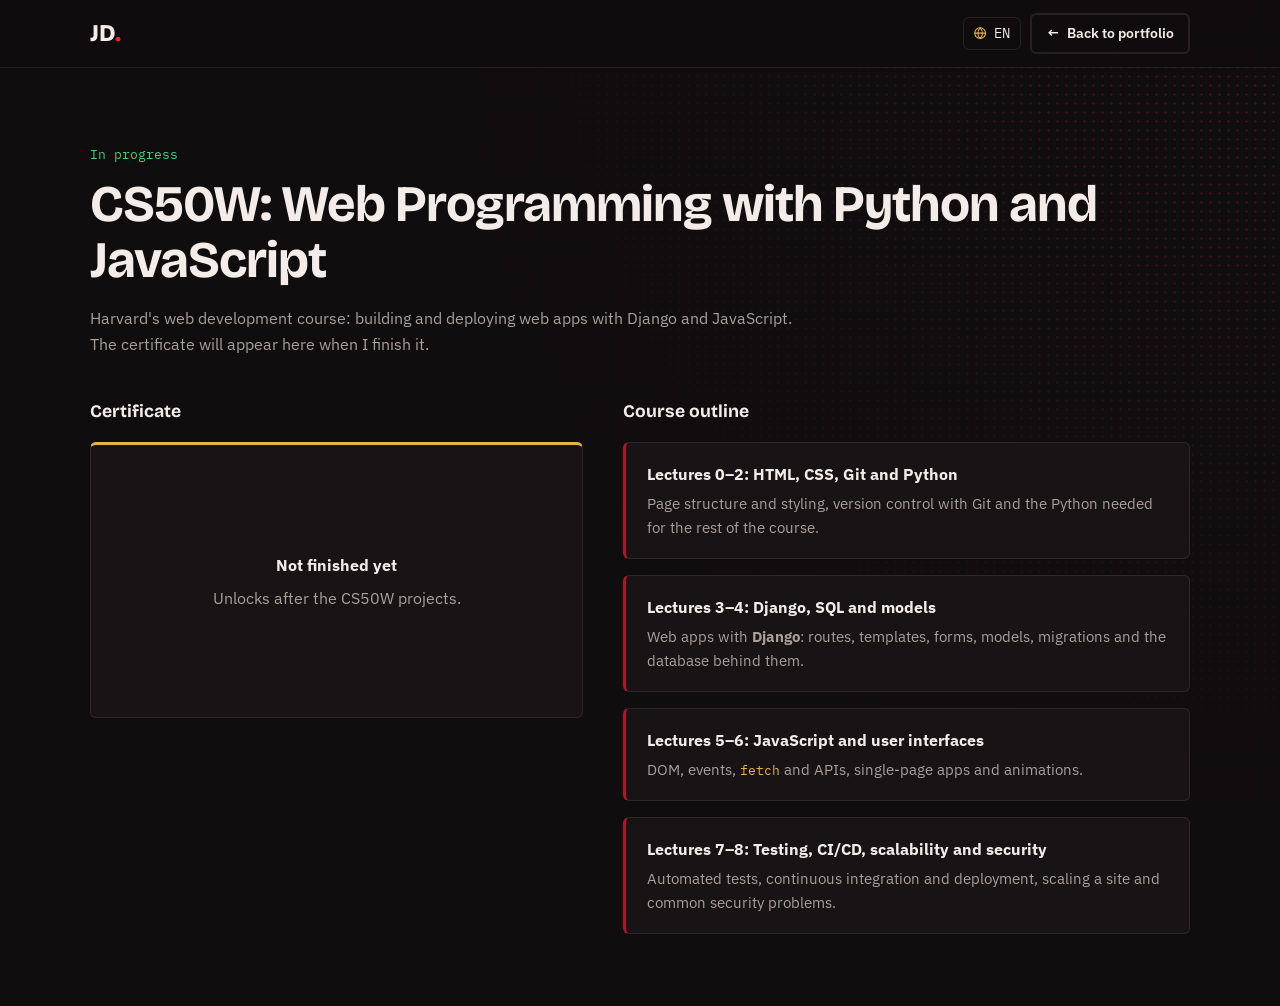
<file: courses/cs50w.html>
<!DOCTYPE html>
<html lang="en" translate="no">
<head>
    <meta charset="UTF-8">
    <meta name="viewport" content="width=device-width, initial-scale=1.0">
    <title>CS50W: Web Programming with Python and JavaScript | Joao Daniel De Paiva Oliveira</title>

    <!-- The site has its own translations, so browsers shouldn't translate it on top of them -->
    <meta name="google" content="notranslate">

    <link rel="icon" href="../assets/img/favicon-180.png" type="image/png" sizes="180x180">
    <link rel="icon" href="../assets/img/favicon.svg" type="image/svg+xml">
    <link rel="apple-touch-icon" href="../assets/img/favicon-180.png">

    <link rel="preconnect" href="https://fonts.googleapis.com">
    <link rel="preconnect" href="https://fonts.gstatic.com" crossorigin>
    <link href="https://fonts.googleapis.com/css2?family=Bricolage+Grotesque:opsz,wght@12..96,600;12..96,800&family=IBM+Plex+Mono:wght@400;600&family=IBM+Plex+Sans:wght@400;600&display=swap" rel="stylesheet">

    <script src="../js/modules/i18n.js"></script>

    <!-- One level up (../) to use the same stylesheet as the home page -->
    <link rel="stylesheet" href="../css/index.css">
</head>
<body>

    <header class="site-header">
        <nav class="navbar" aria-label="Main navigation" data-i18n-aria-label="nav.aria">
            <a href="../index.html" class="navbar__logo">JD<span>.</span></a>
            <div class="navbar__actions">
                <div class="lang" data-language-switcher></div>
                <a href="../index.html#learning" class="btn btn--secondary btn--small" aria-label="Back to portfolio" data-i18n-aria-label="course.back">&larr; <span class="course-back" data-i18n="course.back">Back to portfolio</span></a>
            </div>
        </nav>
    </header>

    <main class="section">
        <div class="course-head">
            <span class="course-head__status status status--progress" data-i18n="status.inProgress">In progress</span>
            <h1>CS50W: Web Programming with Python and JavaScript</h1>
            <p data-i18n="cs50w.intro">Harvard's web development course: building and deploying web apps with Django and JavaScript. The certificate will appear here when I finish it.</p>
        </div>

        <div class="course-grid">
            <div>
                <h2 class="course-subtitle" data-i18n="course.certificate">Certificate</h2>
                <div class="cert-frame">
                    <div class="cert-frame__locked">
                        <strong data-i18n="course.notFinished">Not finished yet</strong>
                        <p data-i18n="cs50w.hint">Unlocks after the CS50W projects.</p>
                    </div>
                </div>
            </div>

            <div>
                <h2 class="course-subtitle" data-i18n="course.outline">Course outline</h2>
                <div class="lecture-list">
                    <article class="lecture-item">
                        <h3 data-i18n="cs50w.l1Title">Lectures 0–2: HTML, CSS, Git and Python</h3>
                        <p data-i18n="cs50w.l1Text">Page structure and styling, version control with Git and the Python needed for the rest of the course.</p>
                    </article>
                    <article class="lecture-item">
                        <h3 data-i18n="cs50w.l2Title">Lectures 3–4: Django, SQL and models</h3>
                        <p data-i18n="cs50w.l2Text">Web apps with <strong>Django</strong>: routes, templates, forms, models, migrations and the database behind them.</p>
                    </article>
                    <article class="lecture-item">
                        <h3 data-i18n="cs50w.l3Title">Lectures 5–6: JavaScript and user interfaces</h3>
                        <p data-i18n="cs50w.l3Text">DOM, events, <code>fetch</code> and APIs, single-page apps and animations.</p>
                    </article>
                    <article class="lecture-item">
                        <h3 data-i18n="cs50w.l4Title">Lectures 7–8: Testing, CI/CD, scalability and security</h3>
                        <p data-i18n="cs50w.l4Text">Automated tests, continuous integration and deployment, scaling a site and common security problems.</p>
                    </article>
                </div>
            </div>
        </div>
    </main>

</body>
</html>
</file>
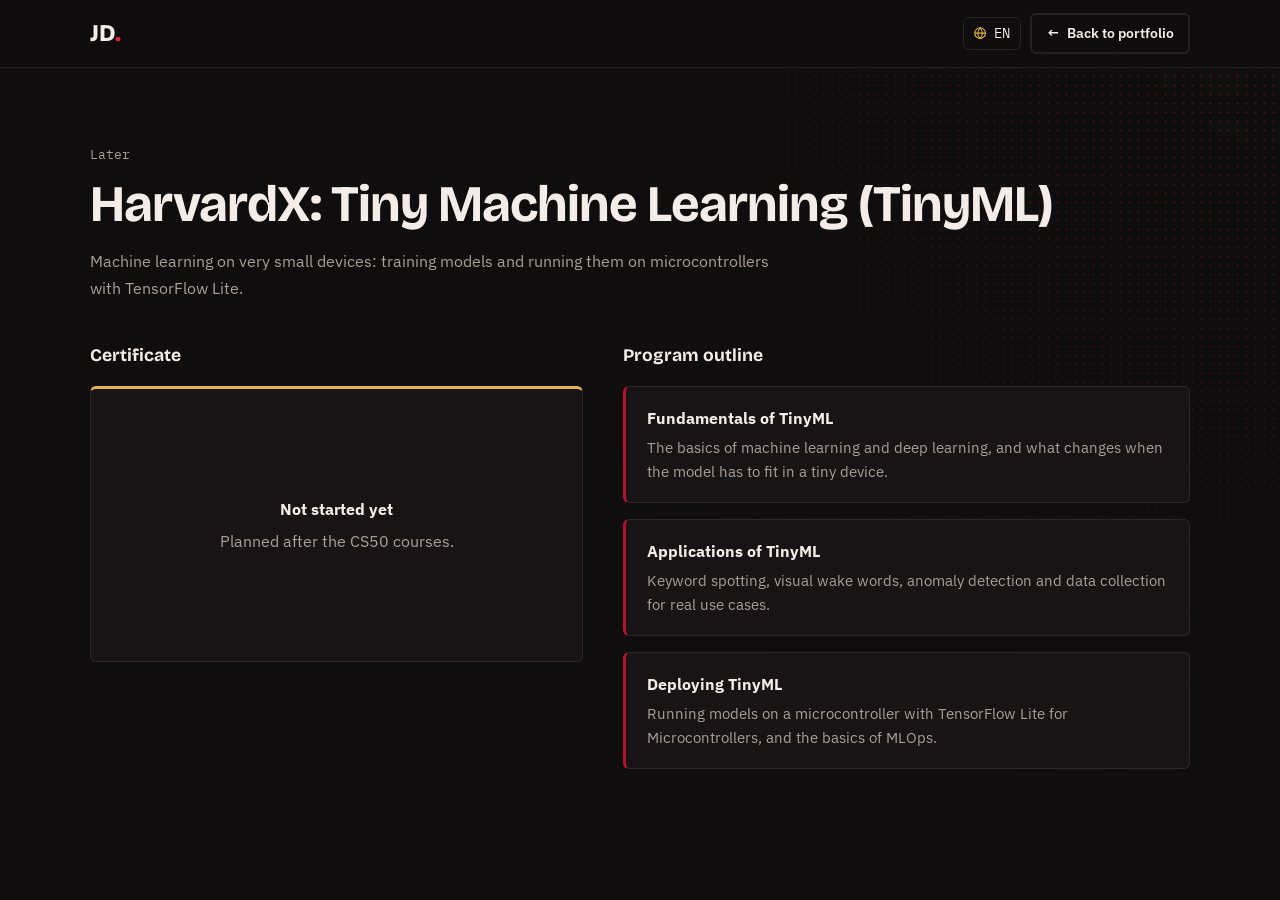
<file: courses/tinyml.html>
<!DOCTYPE html>
<html lang="en" translate="no">
<head>
    <meta charset="UTF-8">
    <meta name="viewport" content="width=device-width, initial-scale=1.0">
    <title>Tiny Machine Learning (TinyML) | Joao Daniel De Paiva Oliveira</title>

    <!-- The site has its own translations, so browsers shouldn't translate it on top of them -->
    <meta name="google" content="notranslate">

    <link rel="icon" href="../assets/img/favicon-180.png" type="image/png" sizes="180x180">
    <link rel="icon" href="../assets/img/favicon.svg" type="image/svg+xml">
    <link rel="apple-touch-icon" href="../assets/img/favicon-180.png">

    <link rel="preconnect" href="https://fonts.googleapis.com">
    <link rel="preconnect" href="https://fonts.gstatic.com" crossorigin>
    <link href="https://fonts.googleapis.com/css2?family=Bricolage+Grotesque:opsz,wght@12..96,600;12..96,800&family=IBM+Plex+Mono:wght@400;600&family=IBM+Plex+Sans:wght@400;600&display=swap" rel="stylesheet">

    <script src="../js/modules/i18n.js"></script>

    <!-- One level up (../) to use the same stylesheet as the home page -->
    <link rel="stylesheet" href="../css/index.css">
</head>
<body>

    <header class="site-header">
        <nav class="navbar" aria-label="Main navigation" data-i18n-aria-label="nav.aria">
            <a href="../index.html" class="navbar__logo">JD<span>.</span></a>
            <div class="navbar__actions">
                <div class="lang" data-language-switcher></div>
                <a href="../index.html#learning" class="btn btn--secondary btn--small" aria-label="Back to portfolio" data-i18n-aria-label="course.back">&larr; <span class="course-back" data-i18n="course.back">Back to portfolio</span></a>
            </div>
        </nav>
    </header>

    <main class="section">
        <div class="course-head">
            <span class="course-head__status status status--later" data-i18n="status.later">Later</span>
            <h1>HarvardX: Tiny Machine Learning (TinyML)</h1>
            <p data-i18n="tinyml.intro">Machine learning on very small devices: training models and running them on microcontrollers with TensorFlow Lite.</p>
        </div>

        <div class="course-grid">
            <div>
                <h2 class="course-subtitle" data-i18n="course.certificate">Certificate</h2>
                <div class="cert-frame">
                    <div class="cert-frame__locked">
                        <strong data-i18n="course.notStarted">Not started yet</strong>
                        <p data-i18n="tinyml.hint">Planned after the CS50 courses.</p>
                    </div>
                </div>
            </div>

            <div>
                <h2 class="course-subtitle" data-i18n="course.programOutline">Program outline</h2>
                <div class="lecture-list">
                    <article class="lecture-item">
                        <h3 data-i18n="tinyml.l1Title">Fundamentals of TinyML</h3>
                        <p data-i18n="tinyml.l1Text">The basics of machine learning and deep learning, and what changes when the model has to fit in a tiny device.</p>
                    </article>
                    <article class="lecture-item">
                        <h3 data-i18n="tinyml.l2Title">Applications of TinyML</h3>
                        <p data-i18n="tinyml.l2Text">Keyword spotting, visual wake words, anomaly detection and data collection for real use cases.</p>
                    </article>
                    <article class="lecture-item">
                        <h3 data-i18n="tinyml.l3Title">Deploying TinyML</h3>
                        <p data-i18n="tinyml.l3Text">Running models on a microcontroller with TensorFlow Lite for Microcontrollers, and the basics of MLOps.</p>
                    </article>
                </div>
            </div>
        </div>
    </main>

</body>
</html>
</file>
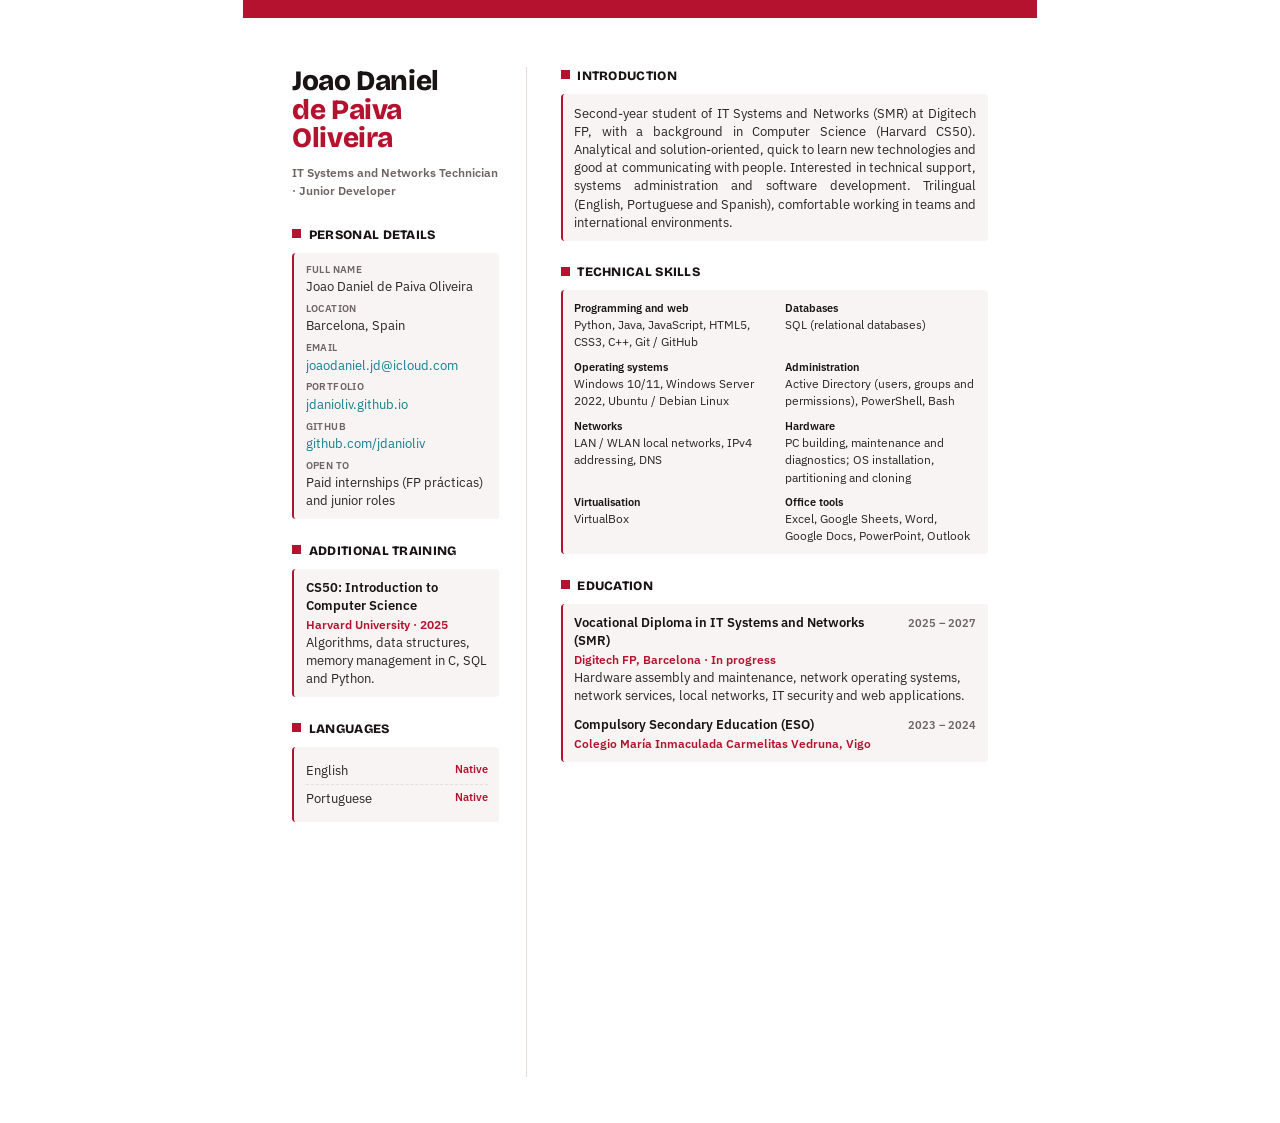
<file: assets/cv/cv-en.html>
<!DOCTYPE html>
<html lang="en">
<head>
<meta charset="UTF-8">
<title>CV - Joao Daniel de Paiva Oliveira (English)</title>
<!-- Web CV (no street address or phone). Same palette as the portfolio, on white for print.
     Layout from the Digitech "TIPS – Cómo hacer un CV profesional" slides, without a photo:
     left = personal details, additional training, languages · right = introduction, skills, education -->
<link rel="preconnect" href="https://fonts.googleapis.com">
<link rel="preconnect" href="https://fonts.gstatic.com" crossorigin>
<link href="https://fonts.googleapis.com/css2?family=Bricolage+Grotesque:opsz,wght@12..96,600;12..96,800&family=IBM+Plex+Sans:wght@400;600&display=swap" rel="stylesheet">
<style>
  :root {
    --red: #b5122f;        /* portfolio deep red */
    --ink: #1a1314;        /* portfolio background, used as text colour */
    --text: #2b2425;
    --muted: #6e6462;
    --panel: #f8f4f3;      /* warm off-white boxes */
    --line: #e7dedc;
    --link: #127f8f;       /* portfolio cyan, darkened for white paper */
  }
  @page { size: A4 portrait; margin: 0; }
  * { box-sizing: border-box; margin: 0; padding: 0; }
  html, body { background: #fff; }
  body {
    font-family: "IBM Plex Sans", "Segoe UI", Arial, sans-serif;
    color: var(--text);
    font-size: 9.4pt;
    line-height: 1.45;
    -webkit-print-color-adjust: exact;
    print-color-adjust: exact;
  }
  .hoja {
    width: 210mm;
    min-height: 297mm;
    margin: 0 auto;
    padding: 13mm 13mm 12mm;
    border-top: 5mm solid var(--red);
    display: grid;
    grid-template-columns: 62mm 1fr;
    column-gap: 9mm;
  }
  .lateral { border-right: 1.5px solid var(--line); padding-right: 7mm; }

  /* Header (where the slides put the photo) */
  .encabezado { margin-bottom: 7mm; }
  .encabezado h1 {
    font-family: "Bricolage Grotesque", "Segoe UI", sans-serif;
    font-size: 21pt; line-height: 1.02; font-weight: 800; letter-spacing: -0.4px; color: var(--ink);
  }
  .encabezado h1 span { color: var(--red); display: block; }
  .encabezado .rol {
    margin-top: 3mm; font-size: 9.2pt; font-weight: 600; color: var(--muted);
  }

  /* Section titles with the same red square as the website */
  h2 {
    font-family: "Bricolage Grotesque", "Segoe UI", sans-serif;
    font-size: 9.6pt; font-weight: 800; letter-spacing: 0.3px; text-transform: uppercase;
    color: var(--ink); margin-bottom: 2.2mm;
    display: flex; align-items: flex-start; gap: 2mm;
  }
  h2::before { content: ''; width: 2.4mm; height: 2.4mm; margin-top: 0.85mm; background: var(--red); flex-shrink: 0; }
  .bloque { margin-bottom: 6mm; }
  .caja { background: var(--panel); border-left: 2.5px solid var(--red); padding: 2.6mm 3mm; border-radius: 1mm; }

  /* Personal details */
  .dato { margin-bottom: 1.8mm; }
  .dato:last-child { margin-bottom: 0; }
  .dato b { display: block; font-size: 7.4pt; text-transform: uppercase; letter-spacing: 0.4px; color: var(--muted); font-weight: 600; }
  .dato a { color: var(--link); text-decoration: none; }

  /* Languages */
  .idioma { display: flex; justify-content: space-between; padding: 1.2mm 0; border-bottom: 1px dashed var(--line); }
  .idioma:last-child { border-bottom: 0; }
  .idioma span:last-child { font-weight: 600; color: var(--red); font-size: 8.6pt; }

  /* Right column */
  .intro { text-align: justify; }
  .habilidades { display: grid; grid-template-columns: 1fr 1fr; gap: 2.2mm 5mm; }
  .habilidades div b { display: block; font-size: 8.4pt; color: var(--ink); font-weight: 600; }
  .habilidades div { font-size: 8.9pt; }

  .item { margin-bottom: 3.2mm; }
  .item:last-child { margin-bottom: 0; }
  .item-cab { display: flex; justify-content: space-between; align-items: baseline; gap: 3mm; }
  .item-cab strong { font-size: 9.6pt; font-weight: 600; color: var(--ink); }
  .fecha { font-size: 8.2pt; color: var(--muted); white-space: nowrap; font-weight: 600; }
  .centro { color: var(--red); font-weight: 600; font-size: 8.9pt; }
  ul { margin: 1.2mm 0 0 4.2mm; }
  li { margin-bottom: 0.8mm; }
</style>
</head>
<body>
<div class="hoja">

  <!-- ============ COLUMNA IZQUIERDA ============ -->
  <aside class="lateral">

    <!-- Encabezado: va donde la presentación pone la foto -->
    <div class="encabezado">
      <h1>Joao Daniel <span>de Paiva Oliveira</span></h1>
      <div class="rol">IT Systems and Networks Technician · Junior Developer</div>
    </div>

    <!-- 1. Datos personales -->
    <section class="bloque">
      <h2>Personal details</h2>
      <div class="caja">
        <div class="dato"><b>Full name</b>Joao Daniel de Paiva Oliveira</div>
        <div class="dato"><b>Location</b>Barcelona, Spain</div>
        <div class="dato"><b>Email</b><a href="mailto:joaodaniel.jd@icloud.com">joaodaniel.jd@icloud.com</a></div>
        <div class="dato"><b>Portfolio</b><a href="https://jdanioliv.github.io/">jdanioliv.github.io</a></div>
        <div class="dato"><b>GitHub</b><a href="https://github.com/jdanioliv">github.com/jdanioliv</a></div>
        <div class="dato"><b>Open to</b>Paid internships (FP prácticas) and junior roles</div>
      </div>
    </section>

    <!-- 2. Formación complementaria -->
    <section class="bloque">
      <h2>Additional training</h2>
      <div class="caja">
        <div class="item">
          <div class="item-cab"><strong>CS50: Introduction to Computer Science</strong></div>
          <div class="centro">Harvard University · 2025</div>
          <div>Algorithms, data structures, memory management in C, SQL and Python.</div>
        </div>
      </div>
    </section>

    <!-- 3. Idiomas -->
    <section class="bloque">
      <h2>Languages</h2>
      <div class="caja">
        <div class="idioma"><span>English</span><span>Native</span></div>
        <div class="idioma"><span>Portuguese</span><span>Native</span></div>
      </div>
    </section>

  </aside>

  <!-- ============ COLUMNA DERECHA ============ -->
  <main>

    <!-- 5. Introducción -->
    <section class="bloque">
      <h2>Introduction</h2>
      <div class="caja intro">
        Second-year student of IT Systems and Networks (SMR) at Digitech FP, with a background in Computer Science (Harvard CS50).
        Analytical and solution-oriented, quick to learn new technologies and good at communicating with people.
        Interested in technical support, systems administration and software development. Trilingual (English, Portuguese and Spanish),
        comfortable working in teams and international environments.
      </div>
    </section>

    <!-- 6. Habilidades técnicas -->
    <section class="bloque">
      <h2>Technical skills</h2>
      <div class="caja habilidades">
        <div><b>Programming and web</b>Python, Java, JavaScript, HTML5, CSS3, C++, Git / GitHub</div>
        <div><b>Databases</b>SQL (relational databases)</div>
        <div><b>Operating systems</b>Windows 10/11, Windows Server 2022, Ubuntu / Debian Linux</div>
        <div><b>Administration</b>Active Directory (users, groups and permissions), PowerShell, Bash</div>
        <div><b>Networks</b>LAN / WLAN local networks, IPv4 addressing, DNS</div>
        <div><b>Hardware</b>PC building, maintenance and diagnostics; OS installation, partitioning and cloning</div>
        <div><b>Virtualisation</b>VirtualBox</div>
        <div><b>Office tools</b>Excel, Google Sheets, Word, Google Docs, PowerPoint, Outlook</div>
      </div>
    </section>

    <!-- 7. Información académica -->
    <section class="bloque">
      <h2>Education</h2>
      <div class="caja">
        <div class="item">
          <div class="item-cab"><strong>Vocational Diploma in IT Systems and Networks (SMR)</strong><span class="fecha">2025 – 2027</span></div>
          <div class="centro">Digitech FP, Barcelona · In progress</div>
          <div>Hardware assembly and maintenance, network operating systems, network services, local networks, IT security and web applications.</div>
        </div>
        <div class="item">
          <div class="item-cab"><strong>Compulsory Secondary Education (ESO)</strong><span class="fecha">2023 – 2024</span></div>
          <div class="centro">Colegio María Inmaculada Carmelitas Vedruna, Vigo</div>
        </div>
      </div>
    </section>

  </main>
</div>
</body>
</html>
</file>
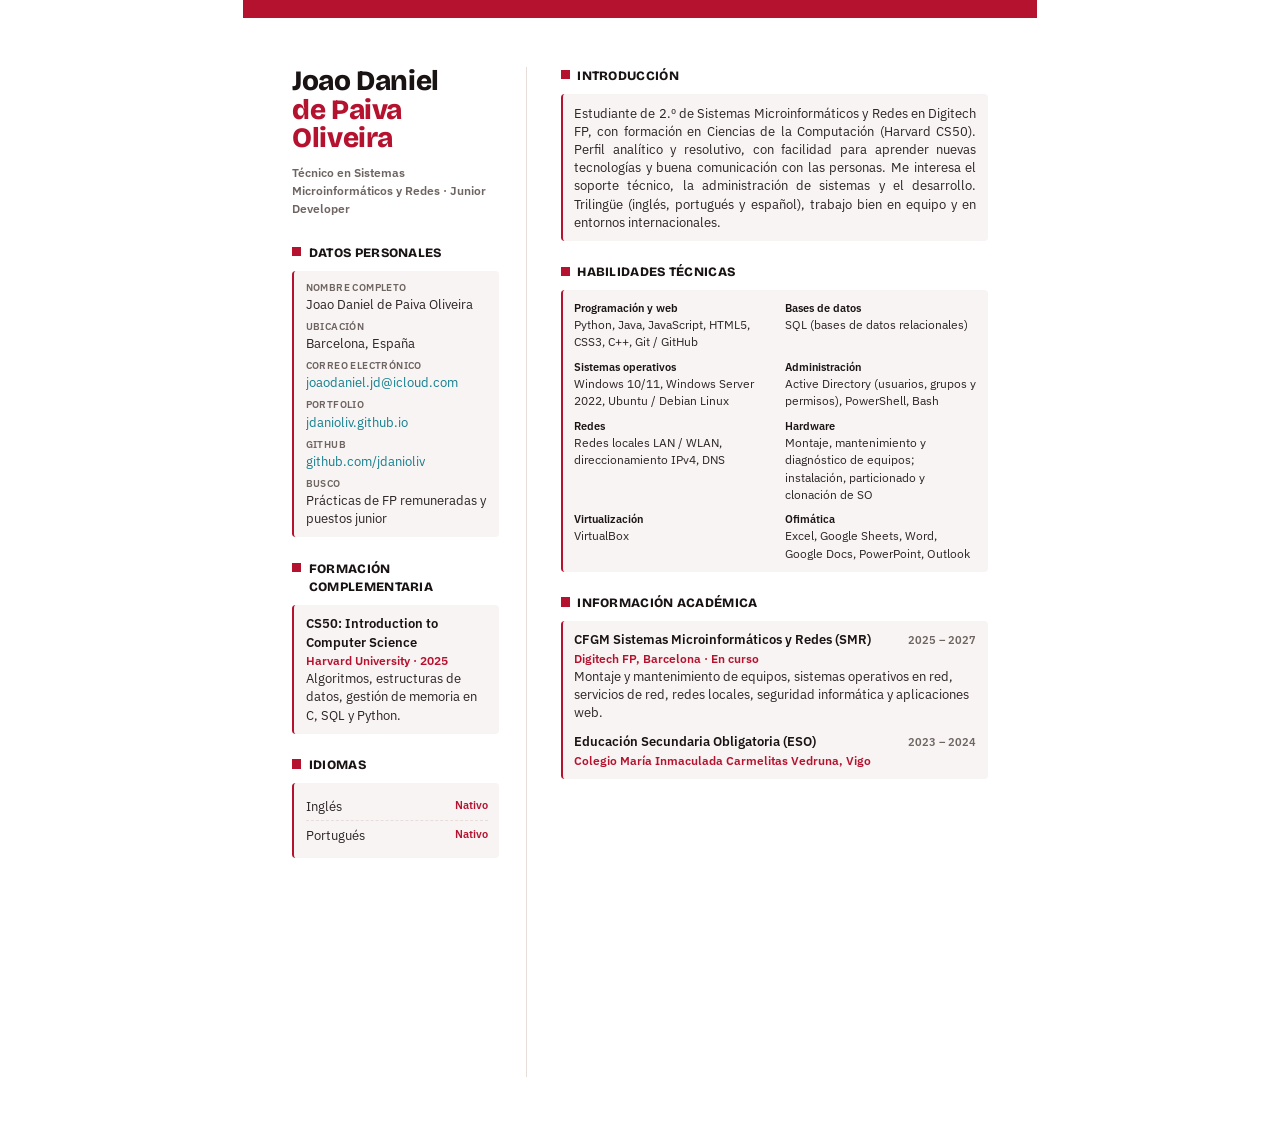
<file: assets/cv/cv-es.html>
<!DOCTYPE html>
<html lang="es">
<head>
<meta charset="UTF-8">
<title>CV - Joao Daniel de Paiva Oliveira</title>
<!-- Web CV (no street address or phone). Same palette as the portfolio, on white for print.
     Layout from the Digitech "TIPS – Cómo hacer un CV profesional" slides, without a photo:
     left = personal details, additional training, languages · right = introduction, skills, education -->
<link rel="preconnect" href="https://fonts.googleapis.com">
<link rel="preconnect" href="https://fonts.gstatic.com" crossorigin>
<link href="https://fonts.googleapis.com/css2?family=Bricolage+Grotesque:opsz,wght@12..96,600;12..96,800&family=IBM+Plex+Sans:wght@400;600&display=swap" rel="stylesheet">
<style>
  :root {
    --red: #b5122f;        /* portfolio deep red */
    --ink: #1a1314;        /* portfolio background, used as text colour */
    --text: #2b2425;
    --muted: #6e6462;
    --panel: #f8f4f3;      /* warm off-white boxes */
    --line: #e7dedc;
    --link: #127f8f;       /* portfolio cyan, darkened for white paper */
  }
  @page { size: A4 portrait; margin: 0; }
  * { box-sizing: border-box; margin: 0; padding: 0; }
  html, body { background: #fff; }
  body {
    font-family: "IBM Plex Sans", "Segoe UI", Arial, sans-serif;
    color: var(--text);
    font-size: 9.4pt;
    line-height: 1.45;
    -webkit-print-color-adjust: exact;
    print-color-adjust: exact;
  }
  .hoja {
    width: 210mm;
    min-height: 297mm;
    margin: 0 auto;
    padding: 13mm 13mm 12mm;
    border-top: 5mm solid var(--red);
    display: grid;
    grid-template-columns: 62mm 1fr;
    column-gap: 9mm;
  }
  .lateral { border-right: 1.5px solid var(--line); padding-right: 7mm; }

  /* Header (where the slides put the photo) */
  .encabezado { margin-bottom: 7mm; }
  .encabezado h1 {
    font-family: "Bricolage Grotesque", "Segoe UI", sans-serif;
    font-size: 21pt; line-height: 1.02; font-weight: 800; letter-spacing: -0.4px; color: var(--ink);
  }
  .encabezado h1 span { color: var(--red); display: block; }
  .encabezado .rol {
    margin-top: 3mm; font-size: 9.2pt; font-weight: 600; color: var(--muted);
  }

  /* Section titles with the same red square as the website */
  h2 {
    font-family: "Bricolage Grotesque", "Segoe UI", sans-serif;
    font-size: 9.6pt; font-weight: 800; letter-spacing: 0.3px; text-transform: uppercase;
    color: var(--ink); margin-bottom: 2.2mm;
    display: flex; align-items: flex-start; gap: 2mm;
  }
  h2::before { content: ''; width: 2.4mm; height: 2.4mm; margin-top: 0.85mm; background: var(--red); flex-shrink: 0; }
  .bloque { margin-bottom: 6mm; }
  .caja { background: var(--panel); border-left: 2.5px solid var(--red); padding: 2.6mm 3mm; border-radius: 1mm; }

  /* Personal details */
  .dato { margin-bottom: 1.8mm; }
  .dato:last-child { margin-bottom: 0; }
  .dato b { display: block; font-size: 7.4pt; text-transform: uppercase; letter-spacing: 0.4px; color: var(--muted); font-weight: 600; }
  .dato a { color: var(--link); text-decoration: none; }

  /* Languages */
  .idioma { display: flex; justify-content: space-between; padding: 1.2mm 0; border-bottom: 1px dashed var(--line); }
  .idioma:last-child { border-bottom: 0; }
  .idioma span:last-child { font-weight: 600; color: var(--red); font-size: 8.6pt; }

  /* Right column */
  .intro { text-align: justify; }
  .habilidades { display: grid; grid-template-columns: 1fr 1fr; gap: 2.2mm 5mm; }
  .habilidades div b { display: block; font-size: 8.4pt; color: var(--ink); font-weight: 600; }
  .habilidades div { font-size: 8.9pt; }

  .item { margin-bottom: 3.2mm; }
  .item:last-child { margin-bottom: 0; }
  .item-cab { display: flex; justify-content: space-between; align-items: baseline; gap: 3mm; }
  .item-cab strong { font-size: 9.6pt; font-weight: 600; color: var(--ink); }
  .fecha { font-size: 8.2pt; color: var(--muted); white-space: nowrap; font-weight: 600; }
  .centro { color: var(--red); font-weight: 600; font-size: 8.9pt; }
  ul { margin: 1.2mm 0 0 4.2mm; }
  li { margin-bottom: 0.8mm; }
</style>
</head>
<body>
<div class="hoja">

  <!-- ============ COLUMNA IZQUIERDA ============ -->
  <aside class="lateral">

    <!-- Encabezado: va donde la presentación pone la foto -->
    <div class="encabezado">
      <h1>Joao Daniel <span>de Paiva Oliveira</span></h1>
      <div class="rol">Técnico en Sistemas Microinformáticos y Redes · Junior Developer</div>
    </div>

    <!-- 1. Datos personales -->
    <section class="bloque">
      <h2>Datos personales</h2>
      <div class="caja">
        <div class="dato"><b>Nombre completo</b>Joao Daniel de Paiva Oliveira</div>
        <div class="dato"><b>Ubicación</b>Barcelona, España</div>
        <div class="dato"><b>Correo electrónico</b><a href="mailto:joaodaniel.jd@icloud.com">joaodaniel.jd@icloud.com</a></div>
        <div class="dato"><b>Portfolio</b><a href="https://jdanioliv.github.io/">jdanioliv.github.io</a></div>
        <div class="dato"><b>GitHub</b><a href="https://github.com/jdanioliv">github.com/jdanioliv</a></div>
        <div class="dato"><b>Busco</b>Prácticas de FP remuneradas y puestos junior</div>
      </div>
    </section>

    <!-- 2. Formación complementaria -->
    <section class="bloque">
      <h2>Formación complementaria</h2>
      <div class="caja">
        <div class="item">
          <div class="item-cab"><strong>CS50: Introduction to Computer Science</strong></div>
          <div class="centro">Harvard University · 2025</div>
          <div>Algoritmos, estructuras de datos, gestión de memoria en C, SQL y Python.</div>
        </div>
      </div>
    </section>

    <!-- 3. Idiomas -->
    <section class="bloque">
      <h2>Idiomas</h2>
      <div class="caja">
        <div class="idioma"><span>Inglés</span><span>Nativo</span></div>
        <div class="idioma"><span>Portugués</span><span>Nativo</span></div>
      </div>
    </section>

  </aside>

  <!-- ============ COLUMNA DERECHA ============ -->
  <main>

    <!-- 5. Introducción -->
    <section class="bloque">
      <h2>Introducción</h2>
      <div class="caja intro">
        Estudiante de 2.º de Sistemas Microinformáticos y Redes en Digitech FP, con formación en Ciencias de la Computación (Harvard CS50).
        Perfil analítico y resolutivo, con facilidad para aprender nuevas tecnologías y buena comunicación con las personas.
        Me interesa el soporte técnico, la administración de sistemas y el desarrollo. Trilingüe (inglés, portugués y español),
        trabajo bien en equipo y en entornos internacionales.
      </div>
    </section>

    <!-- 6. Habilidades técnicas -->
    <section class="bloque">
      <h2>Habilidades técnicas</h2>
      <div class="caja habilidades">
        <div><b>Programación y web</b>Python, Java, JavaScript, HTML5, CSS3, C++, Git / GitHub</div>
        <div><b>Bases de datos</b>SQL (bases de datos relacionales)</div>
        <div><b>Sistemas operativos</b>Windows 10/11, Windows Server 2022, Ubuntu / Debian Linux</div>
        <div><b>Administración</b>Active Directory (usuarios, grupos y permisos), PowerShell, Bash</div>
        <div><b>Redes</b>Redes locales LAN / WLAN, direccionamiento IPv4, DNS</div>
        <div><b>Hardware</b>Montaje, mantenimiento y diagnóstico de equipos; instalación, particionado y clonación de SO</div>
        <div><b>Virtualización</b>VirtualBox</div>
        <div><b>Ofimática</b>Excel, Google Sheets, Word, Google Docs, PowerPoint, Outlook</div>
      </div>
    </section>

    <!-- 7. Información académica -->
    <section class="bloque">
      <h2>Información académica</h2>
      <div class="caja">
        <div class="item">
          <div class="item-cab"><strong>CFGM Sistemas Microinformáticos y Redes (SMR)</strong><span class="fecha">2025 – 2027</span></div>
          <div class="centro">Digitech FP, Barcelona · En curso</div>
          <div>Montaje y mantenimiento de equipos, sistemas operativos en red, servicios de red, redes locales, seguridad informática y aplicaciones web.</div>
        </div>
        <div class="item">
          <div class="item-cab"><strong>Educación Secundaria Obligatoria (ESO)</strong><span class="fecha">2023 – 2024</span></div>
          <div class="centro">Colegio María Inmaculada Carmelitas Vedruna, Vigo</div>
        </div>
      </div>
    </section>

  </main>
</div>
</body>
</html>
</file>
<file: css/index.css>
/* 
   1. DESIGN TOKENS (Deep red as the main colour; green, cyan and gold only as small accents (terminal, links, highlights)). */
:root {
    --bg: #100d0e;
    --surface: #181314;
    --surface-2: #211a1b;
    --line: rgba(255, 255, 255, 0.09);

    --text: #f3ece9;
    --muted: #a99f9b;

    --red: #b5122f;
    --red-bright: #e3263f;
    --green: #43cf7c;
    --cyan: #3fc6d8;
    --gold: #e4b54b;

    --font-display: 'Bricolage Grotesque', 'Segoe UI', sans-serif;
    --font-body: 'IBM Plex Sans', 'Segoe UI', sans-serif;
    --font-mono: 'IBM Plex Mono', Consolas, monospace;

    --max-width: 1140px;
    --nav-height: 68px;
    --radius: 6px;
    --ease: 0.2s ease;
}

/* 2. RESET & BASE */
*, *::before, *::after {
    box-sizing: border-box;
    margin: 0;
    padding: 0;
}

html {
    scroll-behavior: smooth;
    scroll-padding-top: var(--nav-height);
}

body {
    background-color: var(--bg);
    color: var(--text);
    font-family: var(--font-body);
    font-size: 1rem;
    line-height: 1.65;
    min-height: 100vh;
    overflow-x: hidden;
}

/* Manga screentone: a fixed dot pattern that fades out from the top-right corner */
body::before {
    content: '';
    position: fixed;
    inset: 0;
    z-index: -1;
    pointer-events: none;
    background-image: radial-gradient(rgba(227, 38, 63, 0.22) 1.1px, transparent 1.3px);
    background-size: 9px 9px;
    -webkit-mask-image: radial-gradient(circle at 100% 0%, #000 0%, transparent 55%);
    mask-image: radial-gradient(circle at 100% 0%, #000 0%, transparent 55%);
}

/* Hidden for a moment while another language loads, so English doesn't flash first */
html.i18n-loading body { visibility: hidden; }

ul, ol { list-style: none; }

a {
    color: inherit;
    text-decoration: none;
}

img { max-width: 100%; display: block; }

code {
    font-family: var(--font-mono);
    font-size: 0.9em;
    color: var(--gold);
}

:focus-visible {
    outline: 2px solid var(--gold);
    outline-offset: 3px;
}

/* 3. HEADER & NAVIGATION including mobile menu for smaller screens */
.site-header {
    position: sticky;
    top: 0;
    z-index: 100;
    height: var(--nav-height);
    background-color: rgba(16, 13, 14, 0.92);
    border-bottom: 1px solid var(--line);
}

.navbar {
    max-width: var(--max-width);
    height: 100%;
    margin: 0 auto;
    padding: 0 1.25rem;
    display: flex;
    justify-content: space-between;
    align-items: center;
}

.navbar__logo {
    font-family: var(--font-display);
    font-size: 1.5rem;
    font-weight: 800;
    letter-spacing: -0.5px;
}

.navbar__logo span { color: var(--red-bright); }

.navbar__links {
    display: flex;
    gap: 1.8rem;
    margin-left: auto;
    margin-right: 1.5rem;
}

.nav-link {
    font-size: 0.95rem;
    color: var(--muted);
    transition: color var(--ease);
}

.nav-link:hover { color: var(--text); }

.nav-link--cv {
    color: var(--text);
    border-bottom: 2px solid var(--red-bright);
}

/* Hamburger button: hidden on desktop */
.nav-toggle {
    display: none;
    background: none;
    border: 1px solid var(--line);
    border-radius: var(--radius);
    color: var(--text);
    font-family: var(--font-mono);
    font-size: 0.85rem;
    padding: 0.4rem 0.8rem;
    cursor: pointer;
}

/* Language button and its menu (built by js/modules/i18n.js) */
.navbar__actions {
    display: flex;
    align-items: center;
    gap: 0.6rem;
}

.lang { position: relative; }

.lang__button {
    display: flex;
    align-items: center;
    gap: 0.4rem;
    background: none;
    border: 1px solid var(--line);
    border-radius: var(--radius);
    color: var(--text);
    font-family: var(--font-mono);
    font-size: 0.85rem;
    padding: 0.4rem 0.6rem;
    cursor: pointer;
    transition: border-color var(--ease);
}

.lang__button:hover { border-color: var(--text); }

.lang__icon {
    width: 1.05em;
    height: 1.05em;
    fill: none;
    stroke: var(--gold);
    stroke-width: 1.8;
}

.lang__menu {
    position: absolute;
    top: calc(100% + 0.5rem);
    right: 0;
    min-width: 9.5rem;
    padding: 0.35rem;
    background-color: var(--surface-2);
    border: 1px solid var(--line);
    border-top: 3px solid var(--red);
    border-radius: var(--radius);
    box-shadow: 0 12px 30px rgba(0, 0, 0, 0.5);
}

.lang__menu[hidden] { display: none; }

.lang__option {
    display: block;
    width: 100%;
    background: none;
    border: none;
    border-radius: 4px;
    color: var(--muted);
    font-family: var(--font-body);
    font-size: 0.95rem;
    text-align: left;
    padding: 0.45rem 0.7rem;
    cursor: pointer;
}

.lang__option:hover {
    background-color: var(--surface);
    color: var(--text);
}

.lang__option--current {
    color: var(--gold);
    font-weight: 600;
}

/* 4. BUTTONS */
.btn {
    display: inline-flex;
    align-items: center;
    justify-content: center;
    gap: 0.5rem;
    padding: 0.7rem 1.3rem;
    font-family: var(--font-body);
    font-size: 0.95rem;
    font-weight: 600;
    border-radius: var(--radius);
    border: 2px solid transparent;
    cursor: pointer;
    transition: background-color var(--ease), border-color var(--ease), color var(--ease);
}

.btn--primary {
    background-color: var(--red);
    color: #fff;
}

.btn--primary:hover { background-color: var(--red-bright); }

.btn--secondary {
    background-color: transparent;
    color: var(--text);
    border-color: var(--line);
}

.btn--secondary:hover { border-color: var(--text); }

.btn--small {
    padding: 0.45rem 0.9rem;
    font-size: 0.85rem;
}

/* 5. HERO */
.hero {
    max-width: var(--max-width);
    margin: 0 auto;
    padding: 5rem 1.25rem 4.5rem;
    display: grid;
    grid-template-columns: 1.1fr 0.9fr;
    gap: 3rem;
    align-items: center;
}

/* Let these columns shrink: otherwise the terminal makes the page wider than small phones */
.hero > *,
.cv-layout > * {
    min-width: 0;
}

.hero__handle {
    font-family: var(--font-mono);
    font-size: 0.9rem;
    color: var(--gold);
    margin-bottom: 1rem;
}

.hero__title {
    font-family: var(--font-display);
    font-size: clamp(2.6rem, 6vw, 4.6rem);
    font-weight: 800;
    line-height: 1;
    letter-spacing: -2px;
    margin-bottom: 1.5rem;
}

.hero__title span {
    display: block;
    color: var(--red-bright);
}

.hero__subtitle {
    font-size: 1.12rem;
    color: var(--muted);
    max-width: 34rem;
    margin-bottom: 2rem;
}

.hero__subtitle strong { color: var(--text); font-weight: 600; }

.hero__actions,
.contact__actions {
    display: flex;
    gap: 0.8rem;
    flex-wrap: wrap;
}

/* 6. TERMINAL (hero + CV page) */
.terminal {
    background-color: #0b0909;
    border: 1px solid var(--line);
    border-top: 3px solid var(--red);
    border-radius: var(--radius);
    font-family: var(--font-mono);
    font-size: 0.86rem;
    display: flex;
    flex-direction: column;
    height: 360px;
}

.terminal__bar {
    padding: 0.55rem 1rem;
    border-bottom: 1px solid var(--line);
    color: var(--muted);
    font-size: 0.78rem;
    display: flex;
    justify-content: space-between;
}

.terminal__body {
    flex: 1;
    overflow-y: auto;
    padding: 0.9rem 1rem;
    cursor: text;
}

.terminal__output {
    white-space: pre-wrap;
    word-break: break-word;
    line-height: 1.55;
}

.terminal__line { margin-bottom: 0.6rem; }
.terminal__prompt { color: var(--green); }
.terminal__accent { color: var(--gold); }
.terminal__link { color: var(--cyan); text-decoration: underline; }
.terminal__error { color: var(--red-bright); }

.terminal__input-row {
    display: flex;
    align-items: center;
    gap: 0.5rem;
}

.terminal__input {
    flex: 1;
    min-width: 0;
    background: transparent;
    border: none;
    outline: none;
    color: var(--text);
    font-family: var(--font-mono);
    font-size: 0.9rem;
}

.terminal__chips {
    display: flex;
    flex-wrap: wrap;
    gap: 0.4rem;
    padding: 0.6rem 1rem;
    border-top: 1px solid var(--line);
}

.terminal__chip {
    background: none;
    border: 1px solid var(--line);
    border-radius: 4px;
    color: var(--cyan);
    font-family: var(--font-mono);
    font-size: 0.75rem;
    padding: 0.2rem 0.55rem;
    cursor: pointer;
}

.terminal__chip:hover { border-color: var(--cyan); }

/* 7. SECTIONS (shared) */
.section {
    max-width: var(--max-width);
    margin: 0 auto;
    padding: 4.5rem 1.25rem;
}

.section__title {
    font-family: var(--font-display);
    font-size: clamp(1.9rem, 3.5vw, 2.6rem);
    font-weight: 800;
    letter-spacing: -1px;
    line-height: 1.1;
    margin-bottom: 0.6rem;
    display: flex;
    align-items: center;
    gap: 0.8rem;
}

/* Red block marker before every section title */
.section__title::before {
    content: '';
    width: 0.55em;
    height: 0.55em;
    background-color: var(--red);
    flex-shrink: 0;
}

.section__intro {
    color: var(--muted);
    max-width: 40rem;
    margin-bottom: 2.5rem;
}

/* 8. ABOUT */
.about__grid {
    display: grid;
    grid-template-columns: 1.2fr 0.8fr;
    gap: 3rem;
    align-items: start;
}

.about__text p {
    color: var(--muted);
    margin-bottom: 1.1rem;
    font-size: 1.05rem;
}

.about__text strong { color: var(--text); font-weight: 600; }

.path {
    border-left: 2px solid var(--line);
    display: flex;
    flex-direction: column;
    gap: 1.4rem;
}

.path__step {
    position: relative;
    padding-left: 1.4rem;
    color: var(--muted);
}

.path__step::before {
    content: '';
    position: absolute;
    left: -6px;
    top: 0.45rem;
    width: 10px;
    height: 10px;
    background-color: var(--bg);
    border: 2px solid var(--muted);
}

.path__step--now { color: var(--text); }
.path__step--now::before { background-color: var(--gold); border-color: var(--gold); }

.path__when {
    display: block;
    font-family: var(--font-mono);
    font-size: 0.78rem;
    color: var(--gold);
    text-transform: uppercase;
    letter-spacing: 1px;
}

.path__step strong { color: var(--text); }

/* 9. SKILLS (grouped lists, no progress bars) */
.skills__grid {
    display: grid;
    grid-template-columns: repeat(3, 1fr);
    gap: 1.5rem;
}

.skills__group {
    background-color: var(--surface);
    border: 1px solid var(--line);
    border-radius: var(--radius);
    padding: 1.5rem;
}

.skills__group h3 {
    font-family: var(--font-display);
    font-size: 1.15rem;
    margin-bottom: 1rem;
}

.skills__list li {
    padding: 0.55rem 0;
    border-bottom: 1px dashed var(--line);
}

.skills__list li:last-child { border-bottom: none; }

.skills__name { font-weight: 600; }

.skills__note {
    display: block;
    font-size: 0.85rem;
    color: var(--muted);
}

/* 10. PROJECTS */
.projects__grid {
    display: grid;
    grid-template-columns: repeat(3, 1fr);
    gap: 1.5rem;
}

.project-card {
    background-color: var(--surface);
    border: 1px solid var(--line);
    border-radius: var(--radius);
    padding: 1.6rem;
    display: flex;
    flex-direction: column;
    gap: 0.8rem;
    transition: border-color var(--ease);
}

.project-card:hover { border-color: var(--red); }

.project-card__tech {
    font-family: var(--font-mono);
    font-size: 0.78rem;
    color: var(--gold);
}

.project-card h3 {
    font-family: var(--font-display);
    font-size: 1.35rem;
    line-height: 1.2;
}

.project-card p {
    color: var(--muted);
    font-size: 0.95rem;
    flex: 1;
}

.project-card__links {
    display: flex;
    gap: 1.2rem;
    font-size: 0.9rem;
    font-weight: 600;
}

.project-card__links a { color: var(--cyan); }
.project-card__links a:hover { text-decoration: underline; }

/* 11. LAB (tabs + mini apps) */
.lab-tabs {
    display: flex;
    gap: 0.5rem;
    flex-wrap: wrap;
    margin-bottom: -1px;
}

.lab-tab {
    background-color: transparent;
    color: var(--muted);
    border: 1px solid var(--line);
    border-bottom: none;
    border-radius: var(--radius) var(--radius) 0 0;
    padding: 0.7rem 1.2rem;
    font-family: var(--font-mono);
    font-size: 0.85rem;
    cursor: pointer;
}

.lab-tab:hover { color: var(--text); }

.lab-tab--active {
    background-color: var(--surface);
    color: var(--text);
    border-top: 3px solid var(--red);
}

.lab-container {
    background-color: var(--surface);
    border: 1px solid var(--line);
    border-radius: 0 var(--radius) var(--radius) var(--radius);
    padding: 2rem;
}

.lab-panel { display: none; }
.lab-panel--active { display: block; }

.lab-panel__head {
    display: flex;
    justify-content: space-between;
    align-items: flex-start;
    flex-wrap: wrap;
    gap: 0.8rem;
    margin-bottom: 1.2rem;
}

.lab-panel__head h3 {
    font-family: var(--font-display);
    font-size: 1.3rem;
}

.lab-panel__head p {
    color: var(--muted);
    font-size: 0.95rem;
    width: 100%;
}

.lab-textarea,
.lab-input {
    width: 100%;
    background-color: var(--bg);
    border: 1px solid var(--line);
    border-radius: var(--radius);
    padding: 0.9rem 1rem;
    color: var(--text);
    font-family: var(--font-mono);
    font-size: 0.9rem;
}

.lab-textarea {
    resize: vertical;
    margin-bottom: 1.2rem;
}

.lab-textarea:focus,
.lab-input:focus {
    outline: none;
    border-color: var(--gold);
}

.stats {
    display: grid;
    grid-template-columns: repeat(4, 1fr);
    gap: 1rem;
    margin-bottom: 1.2rem;
}

.stat {
    background-color: var(--bg);
    border: 1px solid var(--line);
    border-radius: var(--radius);
    padding: 0.9rem;
}

.stat__label {
    display: block;
    font-size: 0.8rem;
    color: var(--muted);
}

.stat__value {
    font-family: var(--font-mono);
    font-size: 1.6rem;
    font-weight: 600;
    color: var(--gold);
}

.badge {
    font-family: var(--font-mono);
    font-size: 0.75rem;
    padding: 0.25rem 0.7rem;
    border-radius: 999px;
    border: 1px solid var(--line);
    color: var(--muted);
    white-space: nowrap;
}

.badge--loading { color: var(--gold); border-color: var(--gold); }
.badge--ready { color: var(--green); border-color: var(--green); }
.badge--error { color: var(--red-bright); border-color: var(--red-bright); }

.py-loader {
    display: flex;
    align-items: center;
    gap: 1rem;
    padding: 1.5rem;
    background-color: var(--bg);
    border: 1px dashed var(--line);
    border-radius: var(--radius);
    font-family: var(--font-mono);
    font-size: 0.85rem;
    color: var(--muted);
}

.spinner {
    width: 20px;
    height: 20px;
    flex-shrink: 0;
    border: 3px solid var(--line);
    border-top-color: var(--red-bright);
    border-radius: 50%;
    animation: spin 0.8s linear infinite;
}

@keyframes spin { to { transform: rotate(360deg); } }

.hidden { display: none !important; }

.py-output {
    margin-top: 1.2rem;
    padding: 1rem;
    background-color: var(--bg);
    border: 1px solid var(--line);
    border-radius: var(--radius);
    font-family: var(--font-mono);
    font-size: 0.82rem;
    max-height: 320px;
    overflow: auto;
    white-space: pre;
}

.todo__form {
    display: flex;
    gap: 0.8rem;
    margin-bottom: 1.2rem;
}

.todo__list li {
    display: flex;
    align-items: center;
    gap: 0.8rem;
    padding: 0.7rem 0;
    border-bottom: 1px dashed var(--line);
}

.todo__list label {
    flex: 1;
    cursor: pointer;
}

.todo__list input[type="checkbox"] {
    accent-color: var(--green);
    width: 1.05rem;
    height: 1.05rem;
}

.todo__item--done label {
    color: var(--muted);
    text-decoration: line-through;
}

.todo__delete {
    background: none;
    border: none;
    color: var(--muted);
    font-size: 0.85rem;
    cursor: pointer;
}

.todo__delete:hover { color: var(--red-bright); }

.todo__empty {
    color: var(--muted);
    font-size: 0.9rem;
}

/* 12. LEARNING (certificates & courses) */
.learning__grid {
    display: grid;
    grid-template-columns: 0.9fr 1.1fr;
    gap: 2rem;
    align-items: start;
}

.cert-done {
    display: block;
    background-color: var(--surface);
    border: 1px solid var(--line);
    border-left: 4px solid var(--gold);
    border-radius: var(--radius);
    padding: 1.6rem;
    transition: border-color var(--ease);
}

.cert-done:hover { border-color: var(--gold); }

.cert-done__badge {
    font-family: var(--font-mono);
    font-size: 0.78rem;
    color: var(--gold);
}

.cert-done h3 {
    font-family: var(--font-display);
    font-size: 1.4rem;
    margin: 0.4rem 0 0.6rem;
}

.cert-done p { color: var(--muted); font-size: 0.95rem; }

.cert-done__link {
    display: inline-block;
    margin-top: 1rem;
    color: var(--cyan);
    font-weight: 600;
    font-size: 0.9rem;
}

.course-list li a {
    display: flex;
    justify-content: space-between;
    align-items: center;
    gap: 1rem;
    padding: 0.85rem 0;
    border-bottom: 1px dashed var(--line);
}

.course-list li a:hover .course-list__name { color: var(--cyan); }

.course-list__name { font-weight: 600; transition: color var(--ease); }

.course-list__org {
    display: block;
    font-size: 0.82rem;
    color: var(--muted);
    font-weight: 400;
}

.status {
    font-family: var(--font-mono);
    font-size: 0.75rem;
    white-space: nowrap;
}

.status--progress { color: var(--green); }
.status--next { color: var(--cyan); }
.status--later { color: var(--muted); }

/* 13. FOOTER */
.site-footer {
    border-top: 1px solid var(--line);
    padding: 2.5rem 1.25rem;
    margin-top: 2rem;
}

.footer__content {
    max-width: var(--max-width);
    margin: 0 auto;
    display: flex;
    justify-content: space-between;
    flex-wrap: wrap;
    gap: 1rem;
    color: var(--muted);
    font-size: 0.9rem;
}

.footer__links {
    display: flex;
    gap: 1.2rem;
}

.footer__links a { color: var(--cyan); }

/* 14. CV PAGE (cv.html) */
.cv-page__head {
    display: flex;
    justify-content: space-between;
    align-items: flex-end;
    flex-wrap: wrap;
    gap: 1.2rem;
    margin-bottom: 2rem;
}

.cv-page__downloads {
    display: flex;
    gap: 0.6rem;
    flex-wrap: wrap;
}

.cv-layout {
    display: grid;
    grid-template-columns: 1.35fr 0.65fr;
    gap: 2rem;
    align-items: start;
}

.cv-layout .terminal {
    position: sticky;
    top: calc(var(--nav-height) + 1rem);
    height: 460px;
}

.cv-sheet {
    background-color: var(--surface);
    border: 1px solid var(--line);
    border-radius: var(--radius);
    padding: 2rem;
    display: grid;
    grid-template-columns: 0.8fr 1.2fr;
    gap: 2rem;
}

.cv-sheet h2 {
    font-family: var(--font-display);
    font-size: 0.85rem;
    text-transform: uppercase;
    letter-spacing: 1px;
    color: var(--gold);
    margin-bottom: 0.7rem;
}

.cv-block { margin-bottom: 1.8rem; }
.cv-block:last-child { margin-bottom: 0; }

.cv-block p,
.cv-block li { font-size: 0.93rem; }

.cv-label {
    display: block;
    font-size: 0.75rem;
    text-transform: uppercase;
    letter-spacing: 0.5px;
    color: var(--muted);
}

.cv-row { margin-bottom: 0.7rem; }

.cv-row a { color: var(--cyan); }

.cv-item { margin-bottom: 1rem; }

.cv-item__head {
    display: flex;
    justify-content: space-between;
    gap: 1rem;
    font-weight: 600;
}

.cv-item__date {
    font-family: var(--font-mono);
    font-size: 0.8rem;
    color: var(--muted);
    white-space: nowrap;
}

.cv-item__place {
    color: var(--red-bright);
    font-size: 0.88rem;
}

.cv-skill { margin-bottom: 0.6rem; }
.cv-skill strong { display: block; font-size: 0.85rem; }

/* 15. COURSE PAGES (courses/*.html) */
.course-head { margin-bottom: 2.5rem; }

.course-head__status {
    font-family: var(--font-mono);
    font-size: 0.82rem;
}

.course-head h1 {
    font-family: var(--font-display);
    font-size: clamp(2rem, 4.5vw, 3.2rem);
    line-height: 1.1;
    letter-spacing: -1px;
    margin: 0.6rem 0 1rem;
}

.course-head p {
    color: var(--muted);
    max-width: 44rem;
}

.course-grid {
    display: grid;
    grid-template-columns: 1fr 1.15fr;
    gap: 2.5rem;
    align-items: start;
}

.course-subtitle {
    font-family: var(--font-display);
    font-size: 1.1rem;
    margin-bottom: 1rem;
}

.cert-frame {
    background-color: var(--surface);
    border: 1px solid var(--line);
    border-top: 3px solid var(--gold);
    border-radius: var(--radius);
    padding: 1rem;
}

.cert-frame__locked {
    min-height: 240px;
    display: flex;
    flex-direction: column;
    align-items: center;
    justify-content: center;
    text-align: center;
    gap: 0.4rem;
    color: var(--muted);
    padding: 2rem;
}

.cert-frame__locked strong { color: var(--text); }

.cert-verify {
    margin-top: 1rem;
    display: flex;
    justify-content: space-between;
    align-items: center;
    flex-wrap: wrap;
    gap: 1rem;
    font-family: var(--font-mono);
    font-size: 0.78rem;
    color: var(--muted);
}

.lecture-list {
    display: flex;
    flex-direction: column;
    gap: 1rem;
}

.lecture-item {
    background-color: var(--surface);
    border: 1px solid var(--line);
    border-left: 3px solid var(--red);
    border-radius: var(--radius);
    padding: 1.1rem 1.3rem;
}

.lecture-item h3 {
    font-size: 1rem;
    margin-bottom: 0.3rem;
}

.lecture-item p {
    color: var(--muted);
    font-size: 0.92rem;
}

/* 16. RESPONSIVE (tablet & mobile) */
@media (max-width: 900px) {
    .hero,
    .about__grid,
    .learning__grid,
    .course-grid,
    .cv-layout {
        grid-template-columns: 1fr;
    }

    .hero { padding-top: 3rem; }

    .skills__grid,
    .projects__grid {
        grid-template-columns: 1fr 1fr;
    }

    .cv-layout .terminal {
        position: static;
        height: 380px;
    }

    /* Mobile menu: the links drop down under the header when the button is pressed */
    .nav-toggle { display: block; }

    .navbar__links {
        display: none;
        position: absolute;
        top: var(--nav-height);
        left: 0;
        right: 0;
        flex-direction: column;
        gap: 0;
        margin: 0;
        background-color: var(--bg);
        border-bottom: 1px solid var(--line);
    }

    .navbar__links--open { display: flex; }

    .navbar__links li a {
        display: block;
        padding: 1rem 1.25rem;
        border-top: 1px solid var(--line);
    }

    .nav-link--cv { border-bottom: none; }
}

/* iPhones zoom in on the page when you tap a field with text under 16px */
@media (max-width: 900px), (pointer: coarse) {
    .terminal__input,
    .lab-textarea,
    .lab-input {
        font-size: 16px;
    }
}

@media (max-width: 600px) {
    /* Only the arrow on small phones: long words like "Zurück zum Portfolio" don't fit */
    .course-back { display: none; }

    .skills__grid,
    .projects__grid,
    .cv-sheet {
        grid-template-columns: 1fr;
    }

    .stats { grid-template-columns: 1fr 1fr; }

    .section { padding: 3.5rem 1.25rem; }

    .lab-container,
    .cv-sheet { padding: 1.3rem; }

    .lab-tab {
        flex: 1 1 100%;
        border-radius: 0;
        border-bottom: 1px solid var(--line);
    }

    .lab-container { border-radius: 0 0 var(--radius) var(--radius); }

    .todo__form { flex-direction: column; }

    .terminal { height: 320px; }

    .cv-item__head { flex-direction: column; gap: 0; }
}
</file>
